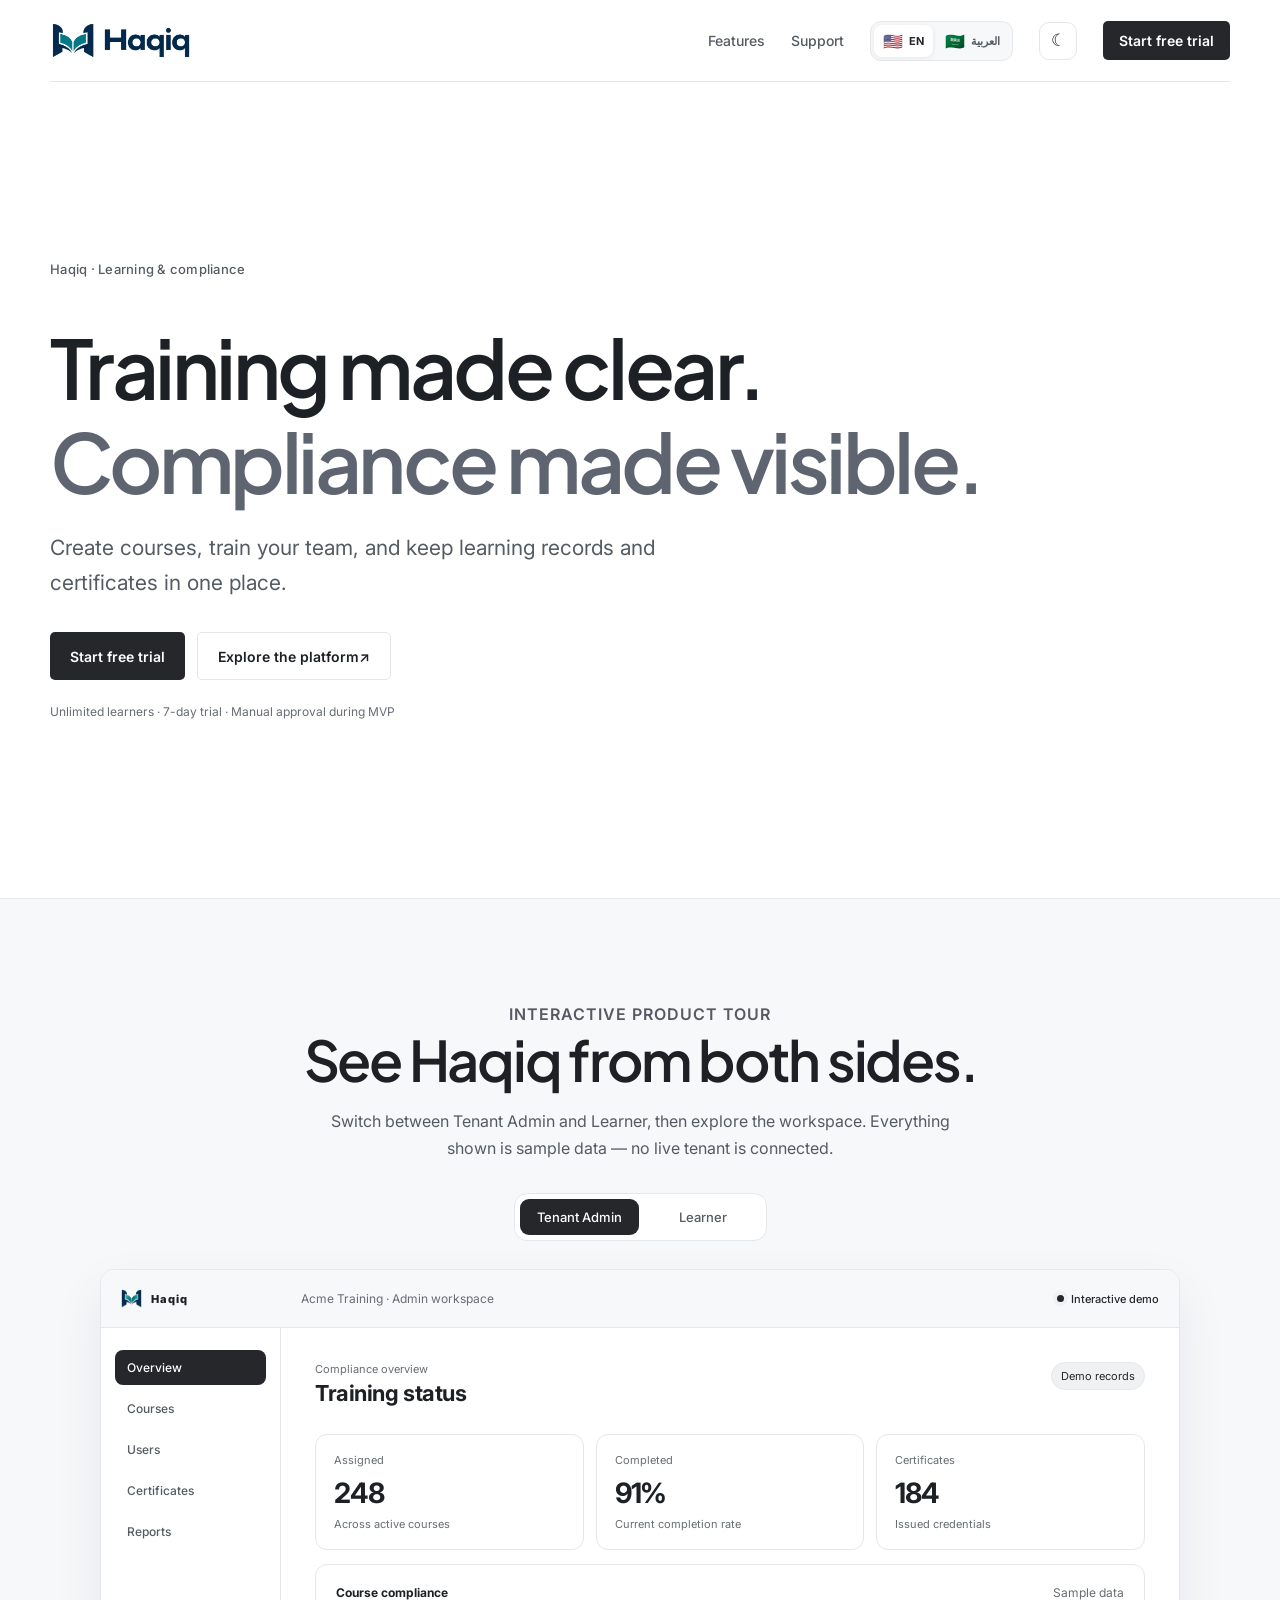
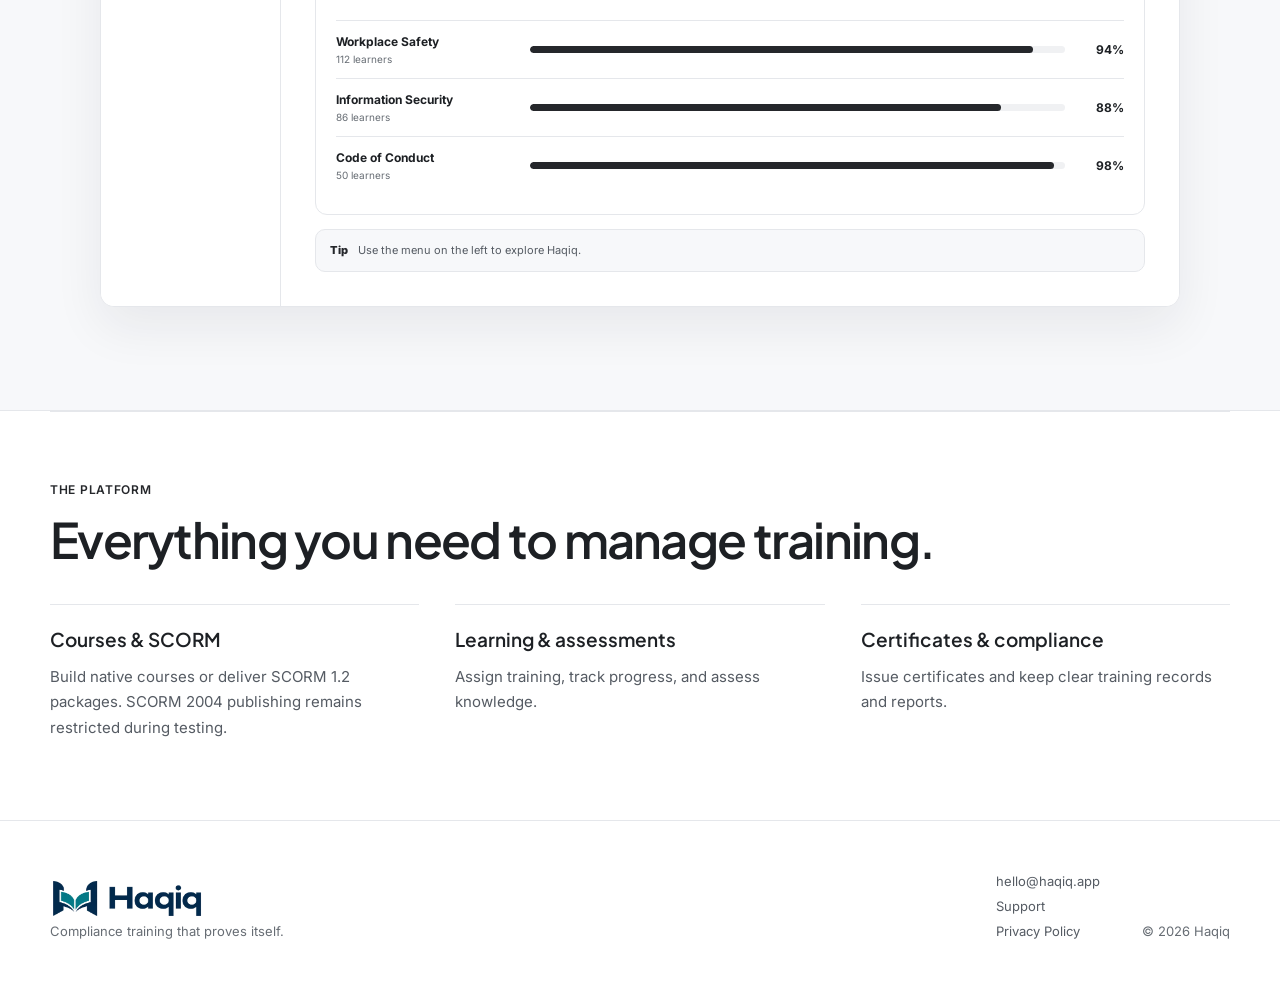
<file: index.html>
<!DOCTYPE html>
<html lang="en">
<head>
  <meta charset="UTF-8" />
  <meta name="viewport" content="width=device-width, initial-scale=1.0" />
  <meta name="description" content="Haqiq is a learning and compliance platform for creating training, assessing knowledge, issuing certificates, and keeping clear compliance records." />
  <title>Haqiq — Compliance training that proves itself</title>
  <link rel="stylesheet" href="styles.css?v=20261019-product-preview" />
  <link rel="canonical" href="https://haqiq.app/" />
  <link rel="alternate" hreflang="en" href="https://haqiq.app/" />
  <link rel="alternate" hreflang="ar" href="https://haqiq.app/ar/" />
  <link rel="alternate" hreflang="x-default" href="https://haqiq.app/" />
  <link rel="preconnect" href="https://fonts.googleapis.com" />
  <link rel="preconnect" href="https://fonts.gstatic.com" crossorigin />
  <link href="https://fonts.googleapis.com/css2?family=IBM+Plex+Sans+Arabic:wght@400;500;600;700&amp;family=Inter:wght@400;500;600;700;800&amp;family=Plus+Jakarta+Sans:wght@500;600;700;800&amp;display=swap" rel="stylesheet" />
  <link rel="icon" type="image/webp" href="assets/haqiq-mark.webp" />
  <script>
    (() => {
      const saved = localStorage.getItem('haqiq-theme');
      const preferred = 'light'; // Premium white is the default; honor an explicit saved theme.
      document.documentElement.dataset.theme = saved || preferred;
      const routeLang = window.location.pathname === '/ar' || window.location.pathname.startsWith('/ar/') ? 'ar' : 'en';
      document.documentElement.dataset.lang = routeLang;
      document.documentElement.lang = routeLang;
      document.documentElement.dir = routeLang === 'ar' ? 'rtl' : 'ltr';
    })();
  </script>
</head>
<body class="home">
  <header class="site-header">
    <a class="brand-lockup" href="./" aria-label="Haqiq home">
      <img class="brand-logo lang-logo" src="assets/haqiq-logo-en.webp" data-logo-en="assets/haqiq-logo-en.webp" data-logo-ar="assets/haqiq-logo-ar.webp" alt="Haqiq" />
    </a>
    <nav class="nav" aria-label="Primary navigation">
      <a href="#capabilities">Features</a>
      <a href="./support/">Support</a>
      <div class="language-switcher" aria-label="Language">
        <button class="lang-button" type="button" data-lang="en" aria-label="English"><span class="flag" aria-hidden="true">🇺🇸</span><b>EN</b></button>
        <button class="lang-button" type="button" data-lang="ar" aria-label="العربية"><span class="flag" aria-hidden="true">🇸🇦</span><b>العربية</b></button>
      </div>
      <button class="theme-toggle" type="button" aria-label="Switch color theme" title="Switch color theme"><span class="theme-icon" aria-hidden="true">☾</span></button>
      <button class="nav-cta" type="button" data-trial-open>Start free trial</button>
    </nav>
  </header>

  <div class="brand-companion" aria-hidden="true" hidden>
    <div class="brand-companion-ring">
      <img src="assets/haqiq-mark.webp" alt="" />
    </div>
  </div>

  <main>
    <section class="hero shell">
      <div class="hero-copy-wrap">
        <p class="eyebrow">Haqiq · Learning & compliance</p>
        <h1>Training made clear.<br><em>Compliance made visible.</em></h1>
        <p class="hero-copy">Create courses, train your team, and keep learning records and certificates in one place.</p>
        <div class="hero-actions"><button class="button primary" type="button" data-trial-open>Start free trial</button><a class="button secondary" href="#product">Explore the platform <span aria-hidden="true">↗</span></a></div>
        <p class="minimal-footnote">Unlimited learners · 7-day trial · Manual approval during MVP</p>
      </div>
    </section>

    <section class="section product-section" id="product" aria-labelledby="product-preview-title">
      <div class="shell">
        <div class="section-intro product-intro">
          <p class="kicker">Interactive product tour</p>
          <h2 id="product-preview-title">See Haqiq from both sides.</h2>
          <p>Switch between Tenant Admin and Learner, then explore the workspace. Everything shown is sample data — no live tenant is connected.</p>
        </div>

        <div class="product-view-tabs" role="tablist" aria-label="Choose a workspace">
          <button class="active" type="button" role="tab" aria-selected="true" id="product-tab-admin" aria-controls="product-panel-admin" data-product-view-tab="admin">Tenant Admin</button>
          <button type="button" role="tab" aria-selected="false" id="product-tab-learner" aria-controls="product-panel-learner" data-product-view-tab="learner">Learner</button>
        </div>

        <div class="product-view-panel active" id="product-panel-admin" role="tabpanel" aria-labelledby="product-tab-admin" data-product-view-panel="admin">
        <div class="product-preview demo-shell" aria-label="Interactive Haqiq tenant admin demo">
          <div class="preview-topbar">
            <div class="preview-brand"><img src="assets/haqiq-mark.webp" alt="" aria-hidden="true" /><span data-brand-text>Haqiq</span></div>
            <div class="preview-org">Acme Training · Admin workspace</div>
            <div class="demo-live"><span></span> Interactive demo</div>
          </div>

          <div class="preview-body">
            <aside class="preview-sidebar demo-nav" aria-label="Demo navigation">
              <button class="active" type="button" data-demo-tab="overview">Overview</button>
              <button type="button" data-demo-tab="courses">Courses</button>
              <button type="button" data-demo-tab="users">Users</button>
              <button type="button" data-demo-tab="certificates">Certificates</button>
              <button type="button" data-demo-tab="reports">Reports</button>
            </aside>

            <div class="preview-content demo-content">
              <section class="demo-panel active" data-demo-panel="overview">
                <div class="preview-heading">
                  <div><small>Compliance overview</small><strong>Training status</strong></div>
                  <span class="status-pill">Demo records</span>
                </div>
                <div class="metric-grid">
                  <div class="metric"><span>Assigned</span><strong>248</strong><small>Across active courses</small></div>
                  <div class="metric"><span>Completed</span><strong>91%</strong><small>Current completion rate</small></div>
                  <div class="metric"><span>Certificates</span><strong>184</strong><small>Issued credentials</small></div>
                </div>
                <div class="activity-card">
                  <div class="activity-head"><strong>Course compliance</strong><span>Sample data</span></div>
                  <div class="course-row"><div><b>Workplace Safety</b><small>112 learners</small></div><div class="bar"><i style="width:94%"></i></div><strong>94%</strong></div>
                  <div class="course-row"><div><b>Information Security</b><small>86 learners</small></div><div class="bar"><i style="width:88%"></i></div><strong>88%</strong></div>
                  <div class="course-row"><div><b>Code of Conduct</b><small>50 learners</small></div><div class="bar"><i style="width:98%"></i></div><strong>98%</strong></div>
                </div>
              </section>

              <section class="demo-panel" data-demo-panel="courses">
                <div class="preview-heading">
                  <div><small>Course management</small><strong>Courses</strong></div>
                  <button class="demo-action" type="button" data-demo-message="Course creation is available to tenant administrators.">+ New course</button>
                </div>
                <div class="demo-table">
                  <div class="demo-table-head"><span>Course</span><span>Status</span><span>Completion</span><span></span></div>
                  <div class="demo-table-row"><span><b>Information Security</b><small>Version 2.1 · 86 learners</small></span><span class="mini-badge green">Published</span><span>88%</span><button type="button" data-demo-message="Information Security · 8 lessons · Final assessment · 80% passing score">Open</button></div>
                  <div class="demo-table-row"><span><b>Workplace Safety</b><small>Version 1.4 · 112 learners</small></span><span class="mini-badge green">Published</span><span>94%</span><button type="button" data-demo-message="Workplace Safety · 6 lessons · Certificate enabled">Open</button></div>
                  <div class="demo-table-row"><span><b>Data Privacy</b><small>Draft · not assigned</small></span><span class="mini-badge">Draft</span><span>—</span><button type="button" data-demo-message="Data Privacy is still in draft and can be edited before publishing.">Edit</button></div>
                </div>
              </section>

              <section class="demo-panel" data-demo-panel="users">
                <div class="preview-heading">
                  <div><small>People</small><strong>Users</strong></div>
                  <button class="demo-action" type="button" data-demo-message="Admins can invite or add employees and assign them to training.">+ Add user</button>
                </div>
                <div class="demo-table">
                  <div class="demo-table-head"><span>Employee</span><span>Department</span><span>Status</span><span></span></div>
                  <div class="demo-table-row"><span><b>Sarah Malik</b><small>sarah@acme.example</small></span><span>Operations</span><span class="mini-badge green">Active</span><button type="button" data-demo-message="Sarah Malik · 4 assigned courses · 4 completed · 4 certificates">View</button></div>
                  <div class="demo-table-row"><span><b>Omar Hassan</b><small>omar@acme.example</small></span><span>Finance</span><span class="mini-badge green">Active</span><button type="button" data-demo-message="Omar Hassan · 3 assigned courses · 2 completed · 1 in progress">View</button></div>
                  <div class="demo-table-row"><span><b>Lina George</b><small>lina@acme.example</small></span><span>HR</span><span class="mini-badge amber">Pending</span><button type="button" data-demo-message="Lina George has been invited and has not yet activated her account.">View</button></div>
                </div>
              </section>

              <section class="demo-panel" data-demo-panel="certificates">
                <div class="preview-heading">
                  <div><small>Credentials</small><strong>Certificates</strong></div>
                  <span class="status-pill">184 issued</span>
                </div>
                <div class="demo-table">
                  <div class="demo-table-head"><span>Employee</span><span>Course</span><span>Status</span><span></span></div>
                  <div class="demo-table-row"><span><b>Sarah Malik</b><small>HQ-26-0184</small></span><span>Information Security</span><span class="mini-badge green">Valid</span><button type="button" data-demo-message="Certificate HQ-26-0184 · Score 94% · Valid credential">View</button></div>
                  <div class="demo-table-row"><span><b>Omar Hassan</b><small>HQ-26-0172</small></span><span>Workplace Safety</span><span class="mini-badge green">Valid</span><button type="button" data-demo-message="Certificate HQ-26-0172 · Score 88% · Valid credential">View</button></div>
                  <div class="demo-table-row"><span><b>Maya Chen</b><small>HQ-26-0149</small></span><span>Code of Conduct</span><span class="mini-badge">Expired</span><button type="button" data-demo-message="Certificate HQ-26-0149 has expired and can be reassigned for renewal.">View</button></div>
                </div>
              </section>

              <section class="demo-panel" data-demo-panel="reports">
                <div class="preview-heading">
                  <div><small>Reporting</small><strong>Compliance report</strong></div>
                  <div class="demo-segment" aria-label="Report views">
                    <button class="active" type="button" data-report="compliance">Compliance</button>
                    <button type="button" data-report="attempts">Attempts</button>
                    <button type="button" data-report="audit">Audit</button>
                  </div>
                </div>
                <div class="report-card">
                  <div class="report-number" id="demo-report-number">91%</div>
                  <div><strong id="demo-report-title">Overall completion</strong><p id="demo-report-copy">226 of 248 assigned training records are complete.</p></div>
                </div>
                <div class="report-bars">
                  <div><span>Operations</span><div class="bar"><i style="width:96%"></i></div><b>96%</b></div>
                  <div><span>Finance</span><div class="bar"><i style="width:89%"></i></div><b>89%</b></div>
                  <div><span>Human Resources</span><div class="bar"><i style="width:93%"></i></div><b>93%</b></div>
                </div>
              </section>

              <div class="demo-feedback" id="demo-feedback" role="status" aria-live="polite">
                <span>Tip</span> Use the menu on the left to explore Haqiq.
              </div>
            </div>
          </div>
        </div>
        </div>

        <div class="product-view-panel" id="product-panel-learner" role="tabpanel" aria-labelledby="product-tab-learner" data-product-view-panel="learner">
          <div class="product-preview learner-demo-shell" aria-label="Interactive Haqiq learner demo">
            <div class="preview-topbar">
              <div class="preview-brand"><img src="assets/haqiq-mark.webp" alt="" aria-hidden="true" /><span data-brand-text>Haqiq</span></div>
              <div class="preview-org">Acme Training · Learner workspace</div>
              <div class="learner-user"><span class="learner-avatar">SM</span><div><strong>Sarah Malik</strong><small>Learner</small></div></div>
            </div>

            <div class="preview-body learner-preview-body">
              <aside class="preview-sidebar demo-nav learner-nav" aria-label="Learner demo navigation">
                <button class="active" type="button" data-learner-tab="learning">My Learning</button>
                <button type="button" data-learner-tab="certificates">My Certificates</button>
                <button type="button" data-learner-tab="profile">Profile</button>
              </aside>

              <div class="preview-content learner-content">
                <section class="learner-panel active" data-learner-panel="learning">
                  <div class="preview-heading">
                    <div><small>Learner workspace</small><strong>My Learning</strong></div>
                    <span class="status-pill">4 assigned</span>
                  </div>

                  <div class="learner-summary">
                    <div class="metric"><span>Assigned</span><strong>4</strong><small>Required training</small></div>
                    <div class="metric"><span>In progress</span><strong>1</strong><small>Continue where you left off</small></div>
                    <div class="metric"><span>Completed</span><strong>3</strong><small>Training completed</small></div>
                  </div>

                  <div class="learner-course-list">
                    <article class="learner-course featured">
                      <div class="course-state">In progress</div>
                      <div class="learner-course-main">
                        <div><small>Compliance training</small><h3>Information Security</h3><p>Continue your assigned course and resume from your latest saved position.</p></div>
                        <button type="button" data-learner-message="Information Security opens at your latest saved lesson position.">Continue learning</button>
                      </div>
                      <div class="learner-progress"><span><i style="width:65%"></i></span><b>65%</b></div>
                    </article>

                    <article class="learner-course">
                      <div class="course-state complete">Completed</div>
                      <div class="learner-course-main">
                        <div><small>Health & safety</small><h3>Workplace Safety</h3><p>Completed successfully. Your certificate is available.</p></div>
                        <button type="button" data-learner-message="Your Workplace Safety certificate is ready to view.">View certificate</button>
                      </div>
                      <div class="learner-progress"><span><i style="width:100%"></i></span><b>100%</b></div>
                    </article>

                    <article class="learner-course">
                      <div class="course-state complete">Completed</div>
                      <div class="learner-course-main">
                        <div><small>Company policy</small><h3>Code of Conduct</h3><p>Assessment passed and completion recorded.</p></div>
                        <button type="button" data-learner-message="Code of Conduct is complete with a recorded passing assessment.">Review</button>
                      </div>
                      <div class="learner-progress"><span><i style="width:100%"></i></span><b>100%</b></div>
                    </article>
                  </div>

                  <div class="demo-feedback learner-feedback" id="learner-demo-feedback" role="status" aria-live="polite">
                    <span>Tip</span> Select a course to see how the learner continues training.
                  </div>
                </section>

                <section class="learner-panel" data-learner-panel="certificates">
                  <div class="preview-heading">
                    <div><small>Credentials</small><strong>My Certificates</strong></div>
                    <span class="status-pill">3 earned</span>
                  </div>
                  <div class="certificate-grid">
                    <article><img src="assets/haqiq-mark.webp" alt="" /><div><small>Certificate</small><strong>Workplace Safety</strong><p>Issued after successful completion</p></div><button type="button" data-learner-message="Certificate HQ-26-0184 is valid and ready to view.">View</button></article>
                    <article><img src="assets/haqiq-mark.webp" alt="" /><div><small>Certificate</small><strong>Code of Conduct</strong><p>Valid learner credential</p></div><button type="button" data-learner-message="Certificate HQ-26-0172 is valid and ready to view.">View</button></article>
                    <article><img src="assets/haqiq-mark.webp" alt="" /><div><small>Certificate</small><strong>Data Privacy Basics</strong><p>Valid learner credential</p></div><button type="button" data-learner-message="Certificate HQ-26-0149 is valid and ready to view.">View</button></article>
                  </div>
                </section>

                <section class="learner-panel" data-learner-panel="profile">
                  <div class="preview-heading">
                    <div><small>Account</small><strong>Profile</strong></div>
                  </div>
                  <div class="learner-profile-card">
                    <span class="learner-avatar large">SM</span>
                    <div><strong>Sarah Malik</strong><p>sarah@acme.example</p><small>Operations · Learner</small></div>
                  </div>
                  <div class="profile-actions">
                    <button type="button" data-learner-message="Learners can update their password securely from their account.">Change password</button>
                    <button type="button" data-learner-message="Profile details are managed within the learner account.">Account details</button>
                  </div>
                </section>
              </div>
            </div>
          </div>
        </div>
      </div>
    </section>

    <section class="compact-features shell" id="capabilities">
      <p class="kicker">The platform</p>
      <h2>Everything you need to manage training.</h2>
      <div class="compact-feature-grid">
        <article><h3>Courses &amp; SCORM</h3><p>Build native courses or deliver SCORM 1.2 packages. SCORM 2004 publishing remains restricted during testing.</p></article>
        <article><h3>Learning &amp; assessments</h3><p>Assign training, track progress, and assess knowledge.</p></article>
        <article><h3>Certificates &amp; compliance</h3><p>Issue certificates and keep clear training records and reports.</p></article>
      </div>
    </section>
  </main>

  <footer class="site-footer">
    <div class="footer-inner shell">
      <div>
        <a class="footer-brand" href="./" aria-label="Haqiq home"><img class="footer-logo lang-logo" src="assets/haqiq-logo-en.webp" data-logo-en="assets/haqiq-logo-en.webp" data-logo-ar="assets/haqiq-logo-ar.webp" alt="Haqiq" /></a>
        <p>Compliance training that proves itself.</p>
      </div>
      <div class="footer-links">
        <a href="mailto:hello@haqiq.app">hello@haqiq.app</a>
        <a href="./support/">Support</a>
        <a href="./privacy/">Privacy Policy</a>
      </div>
      <div class="copyright">© 2026 Haqiq</div>
    </div>
  </footer>

  <dialog class="trial-dialog" id="trial-dialog">
    <form class="trial-card" id="trial-form">
      <button class="trial-close" type="button" data-trial-close aria-label="Close trial request">×</button>
      <img class="trial-logo lang-logo" src="assets/haqiq-logo-en.webp" data-logo-en="assets/haqiq-logo-en.webp" data-logo-ar="assets/haqiq-logo-ar.webp" alt="Haqiq" />
      <p class="kicker">7-day free trial</p>
      <h2>Request your Haqiq workspace.</h2>
      <p class="trial-intro">Tell us who you are. During the MVP, each request is reviewed before a workspace is activated.</p>
      <div class="form-grid">
        <label>Company name<input name="company" required autocomplete="organization" placeholder="Acme Trading" /></label>
        <label class="workspace-address-field">Your workspace address
          <span class="workspace-address-control"><input name="requested_slug" required minlength="3" maxlength="40" autocomplete="off" placeholder="eden" aria-describedby="workspace-address-status" /><span class="workspace-address-suffix">.haqiq.app</span></span>
          <small>Choose a unique name for your team. It will be reserved after email verification and approval.</small>
          <span id="workspace-address-status" class="workspace-address-status" role="status" aria-live="polite"></span>
        </label>
        <label>Your name<input name="name" required autocomplete="name" placeholder="Ahmed Mansoor" /></label>
        <label>Work email<input name="email" required type="email" autocomplete="email" placeholder="ahmed@company.com" /></label>
        <label>Country<select name="country" required autocomplete="country-name" data-country-select>
          <option value="" selected disabled>Select country</option>
        </select></label>
        <label class="trial-honeypot" aria-hidden="true" tabindex="-1">Website<input name="website" autocomplete="off" tabindex="-1" /></label>
      </div>
      <div class="trial-actions">
        <button class="button primary" type="submit">Request trial</button>
        <button class="button secondary" type="button" data-trial-close>Cancel</button>
      </div>
      <div class="trial-status" id="trial-status" role="status" aria-live="polite"></div>
      <small class="trial-note">No card required. Verify your work email, then your request will be reviewed before activation.</small>
    </form>
  </dialog>

  <script src="script.js?v=20261019-interactive-preview"></script>
  <script src="trial.js?v=20261025-workspace-onboarding"></script>
</body>
</html>
</file>
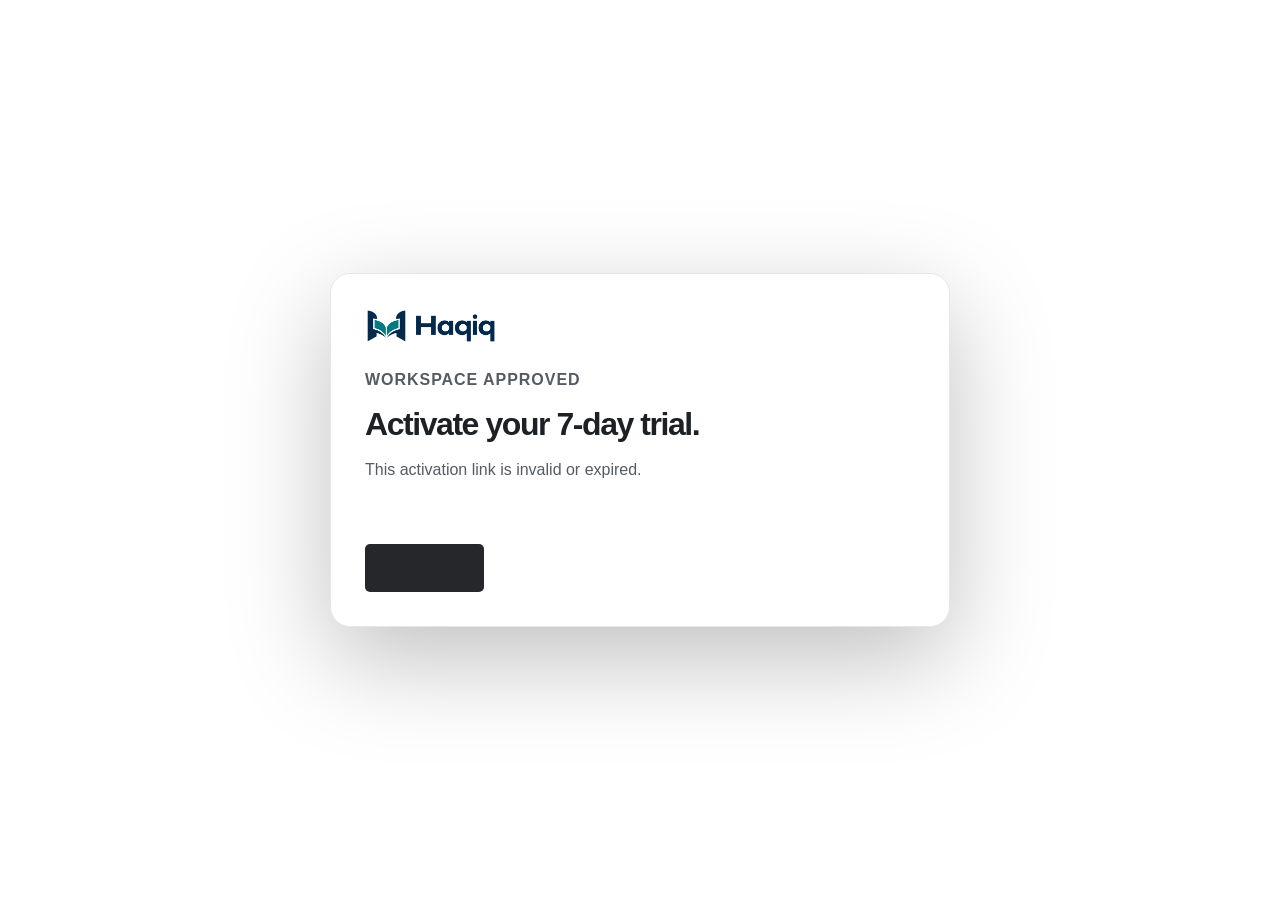
<file: activate/index.html>
<!DOCTYPE html>
<html lang="en">
<head>
  <meta charset="UTF-8" />
  <meta name="viewport" content="width=device-width, initial-scale=1.0" />
  <meta name="robots" content="noindex,nofollow" />
  <title>Activate your Haqiq trial</title>
  <link rel="stylesheet" href="../styles.css?v=20261010-monochrome" />
  <link rel="icon" type="image/webp" href="../assets/haqiq-mark.webp" />
</head>
<body>
  <main class="shell" style="min-height:100vh;display:grid;place-items:center;padding:40px 20px">
    <section class="trial-card" style="max-width:620px;width:100%;margin:0">
      <img class="trial-logo" src="../assets/haqiq-logo-en.webp" alt="Haqiq" />
      <p class="kicker">Workspace approved</p>
      <h1 style="font-size:2rem;margin:.5rem 0 1rem">Activate your 7-day trial.</h1>
      <p class="trial-intro" id="activation-copy">Checking your activation link…</p>
      <form id="activation-form" hidden>
        <div id="password-fields" class="form-grid" hidden>
          <label>Create password<input name="password" type="password" minlength="12" maxlength="128" autocomplete="new-password" /></label>
          <label>Confirm password<input name="confirm" type="password" minlength="12" maxlength="128" autocomplete="new-password" /></label>
        </div>
        <div class="trial-actions">
          <button class="button primary" type="submit" id="activate-button">Activate trial</button>
        </div>
      </form>
      <div class="trial-status" id="activation-status" role="status" aria-live="polite"></div>
      <div class="trial-actions" id="success-actions" hidden>
        <a class="button primary" id="open-haqiq" href="../">Open Haqiq</a>
      </div>
    </section>
  </main>
  <script>
    (async()=>{
      const API='https://bdnjsszeprhztgjlfrdh.supabase.co/functions/v1/activate-trial';
      const token=new URLSearchParams(location.search).get('token')||'';
      const copy=document.getElementById('activation-copy');
      const status=document.getElementById('activation-status');
      const form=document.getElementById('activation-form');
      const fields=document.getElementById('password-fields');
      const button=document.getElementById('activate-button');
      let requiresPassword=false;
      async function call(body){
        const response=await fetch(API,{method:'POST',headers:{'Content-Type':'application/json'},body:JSON.stringify(body)});
        const data=await response.json().catch(()=>({}));
        if(!response.ok) throw new Error(data.error||'Unable to activate this trial.');
        return data;
      }
      if(!token){copy.textContent='This activation link is invalid or expired.';status.className='trial-status error';return;}
      try{
        const info=await call({action:'inspect',token});
        requiresPassword=info.requires_password===true;
        copy.textContent=(info.company_name||'Your workspace')+' is ready. '+(requiresPassword?'Create a password to activate your trial.':'Activate the workspace to start your trial.');
        fields.hidden=!requiresPassword;
        form.hidden=false;
      }catch(error){
        copy.textContent='We could not open this activation link.';
        status.className='trial-status error';
        status.textContent=error instanceof Error?error.message:'This activation link is invalid or expired.';
        return;
      }
      form.addEventListener('submit',async(event)=>{
        event.preventDefault();
        status.textContent='';status.className='trial-status';
        const data=new FormData(form);
        const password=String(data.get('password')||'');
        const confirm=String(data.get('confirm')||'');
        if(requiresPassword&&password!==confirm){status.className='trial-status error';status.textContent='Passwords do not match.';return;}
        button.disabled=true;button.textContent='Activating…';
        try{
          const result=await call({action:'activate',token,password:requiresPassword?password:undefined});
          form.hidden=true;
          copy.textContent='Your Haqiq trial is active.';
          status.className='trial-status success';
          const end=result.trial_ends_at?new Date(result.trial_ends_at).toLocaleString():'';
          status.textContent='Your 7-day trial has started.'+(end?' It ends on '+end+'.':'');
          const open=document.getElementById('open-haqiq');
          open.href=result.login_url||'../';
          document.getElementById('success-actions').hidden=false;
          history.replaceState({},document.title,location.pathname);
        }catch(error){
          status.className='trial-status error';
          status.textContent=error instanceof Error?error.message:'Unable to activate this trial.';
        }finally{button.disabled=false;button.textContent='Activate trial';}
      });
    })();
  </script>
</body>
</html>
</file>
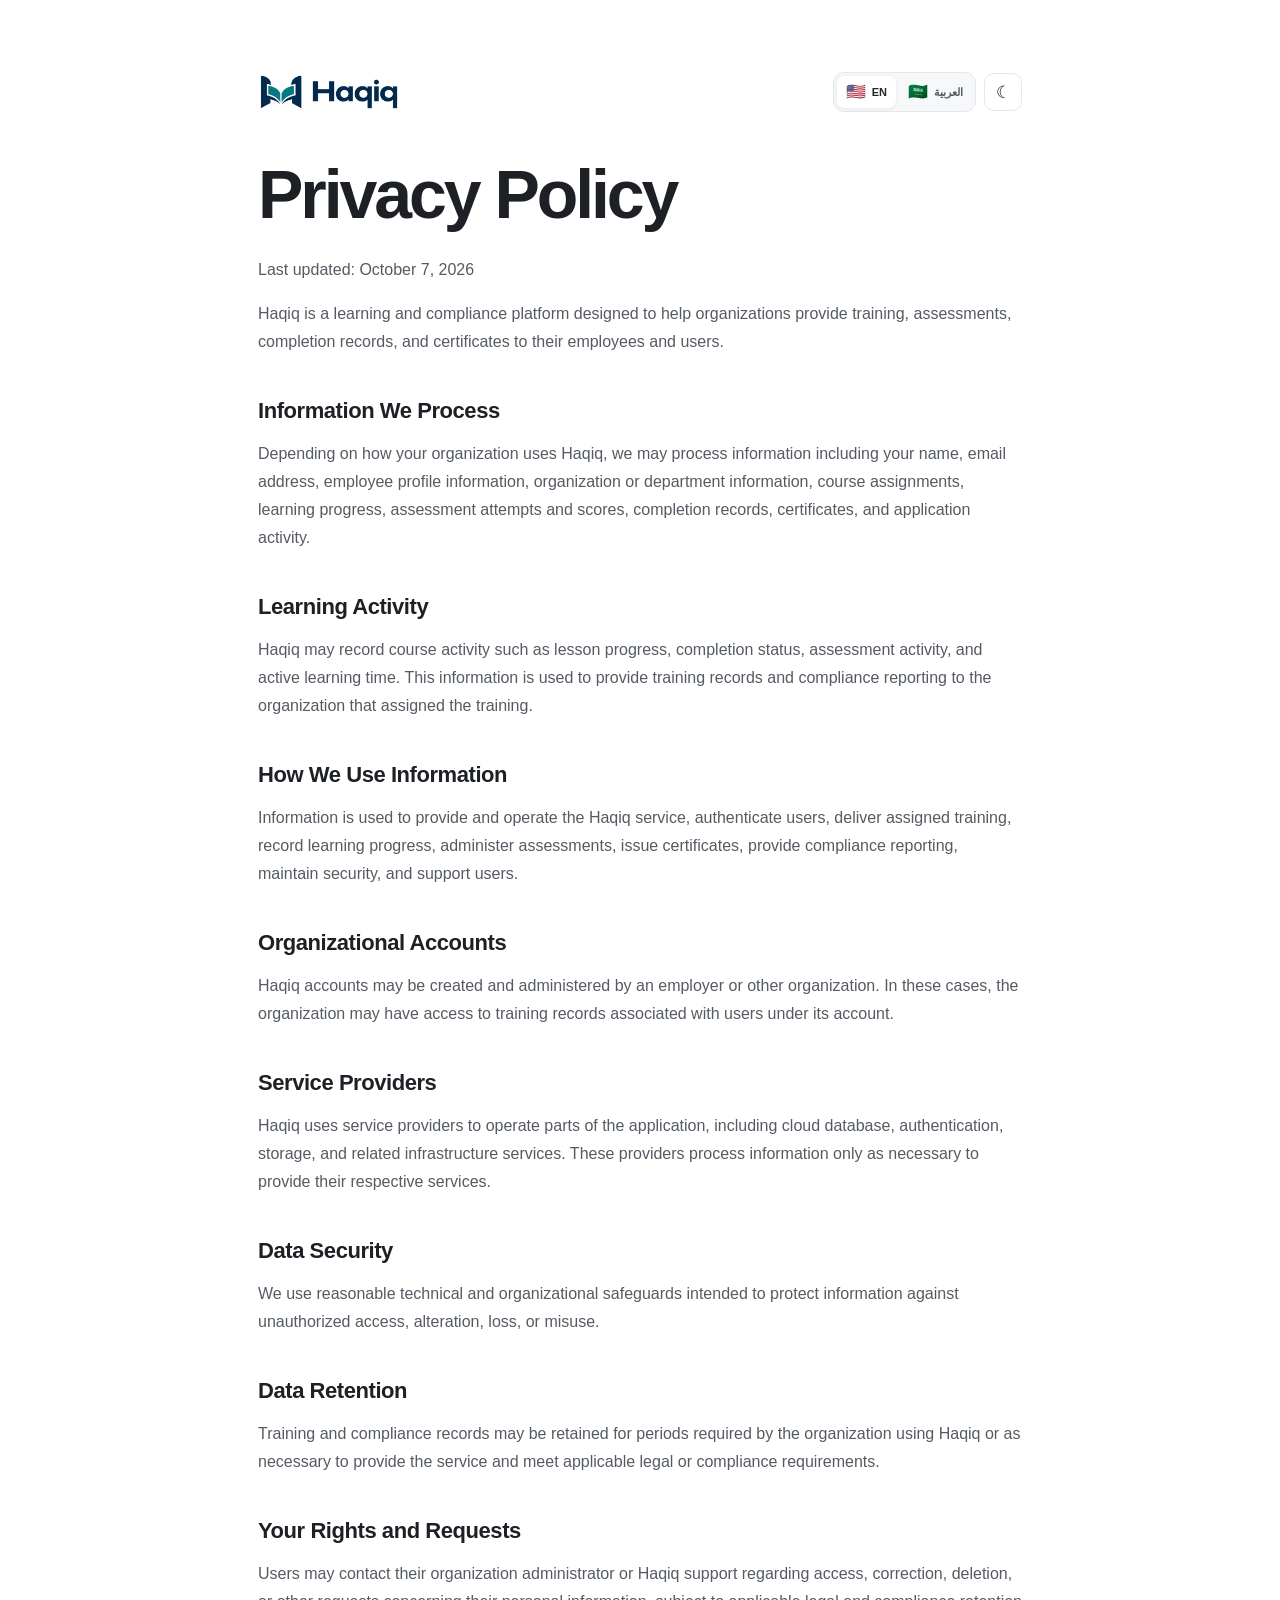
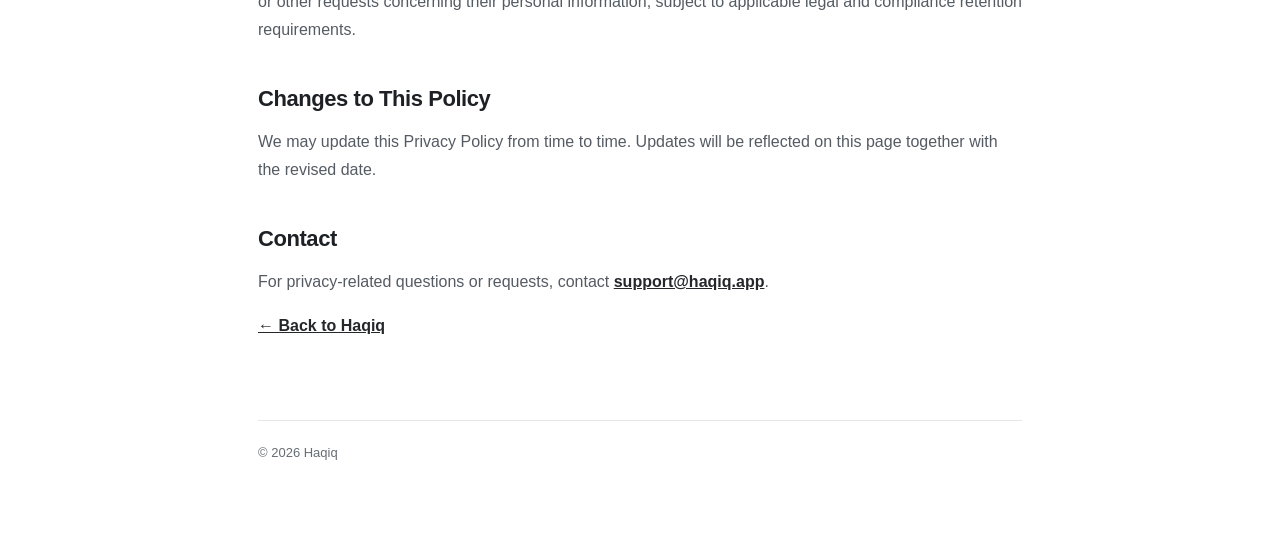
<file: privacy/index.html>
<!DOCTYPE html>
<html lang="en">
<head>
  <meta charset="UTF-8" />
  <meta name="viewport" content="width=device-width, initial-scale=1.0" />
  <title>Haqiq Privacy Policy</title>
  <link rel="stylesheet" href="../styles.css?v=20261010-monochrome" />
  <link rel="canonical" href="https://haqiq.app/privacy/" />
  <link rel="alternate" hreflang="en" href="https://haqiq.app/privacy/" />
  <link rel="alternate" hreflang="ar" href="https://haqiq.app/ar/privacy/" />
  <link rel="alternate" hreflang="x-default" href="https://haqiq.app/privacy/" />
  <link rel="icon" type="image/webp" href="../assets/haqiq-mark.webp" />
  <script>
    (() => {
      const saved = localStorage.getItem('haqiq-theme');
      const preferred = 'light'; // Premium white is the default; honor an explicit saved theme.
      document.documentElement.dataset.theme = saved || preferred;
      const routeLang = window.location.pathname === '/ar' || window.location.pathname.startsWith('/ar/') ? 'ar' : 'en';
      document.documentElement.dataset.lang = routeLang;
      document.documentElement.lang = routeLang;
      document.documentElement.dir = routeLang === 'ar' ? 'rtl' : 'ltr';
    })();
  </script>
</head>
<body>
  <main class="container">
    <div class="page-topline">
      <a class="brand-lockup" href="../" aria-label="Haqiq home"><img class="brand-logo lang-logo" src="../assets/haqiq-logo-en.webp" data-logo-en="../assets/haqiq-logo-en.webp" data-logo-ar="../assets/haqiq-logo-ar.webp" alt="Haqiq" /></a>
      <div class="page-controls">
        <div class="language-switcher" aria-label="Language">
          <button class="lang-button" type="button" data-lang="en" aria-label="English"><span class="flag" aria-hidden="true">🇺🇸</span><b>EN</b></button>
          <button class="lang-button" type="button" data-lang="ar" aria-label="العربية"><span class="flag" aria-hidden="true">🇸🇦</span><b>العربية</b></button>
        </div>
        <button class="theme-toggle page-theme-toggle" type="button" aria-label="Switch color theme" title="Switch color theme"><span class="theme-icon" aria-hidden="true">☾</span></button>
      </div>
    </div>
    <h1>Privacy Policy</h1>
    <p>Last updated: October 7, 2026</p>
    <p>Haqiq is a learning and compliance platform designed to help organizations provide training, assessments, completion records, and certificates to their employees and users.</p>

    <h2>Information We Process</h2>
    <p>Depending on how your organization uses Haqiq, we may process information including your name, email address, employee profile information, organization or department information, course assignments, learning progress, assessment attempts and scores, completion records, certificates, and application activity.</p>

    <h2>Learning Activity</h2>
    <p>Haqiq may record course activity such as lesson progress, completion status, assessment activity, and active learning time. This information is used to provide training records and compliance reporting to the organization that assigned the training.</p>

    <h2>How We Use Information</h2>
    <p>Information is used to provide and operate the Haqiq service, authenticate users, deliver assigned training, record learning progress, administer assessments, issue certificates, provide compliance reporting, maintain security, and support users.</p>

    <h2>Organizational Accounts</h2>
    <p>Haqiq accounts may be created and administered by an employer or other organization. In these cases, the organization may have access to training records associated with users under its account.</p>

    <h2>Service Providers</h2>
    <p>Haqiq uses service providers to operate parts of the application, including cloud database, authentication, storage, and related infrastructure services. These providers process information only as necessary to provide their respective services.</p>

    <h2>Data Security</h2>
    <p>We use reasonable technical and organizational safeguards intended to protect information against unauthorized access, alteration, loss, or misuse.</p>

    <h2>Data Retention</h2>
    <p>Training and compliance records may be retained for periods required by the organization using Haqiq or as necessary to provide the service and meet applicable legal or compliance requirements.</p>

    <h2>Your Rights and Requests</h2>
    <p>Users may contact their organization administrator or Haqiq support regarding access, correction, deletion, or other requests concerning their personal information, subject to applicable legal and compliance retention requirements.</p>

    <h2>Changes to This Policy</h2>
    <p>We may update this Privacy Policy from time to time. Updates will be reflected on this page together with the revised date.</p>

    <h2>Contact</h2>
    <p>For privacy-related questions or requests, contact <a href="mailto:support@haqiq.app">support@haqiq.app</a>.</p>

    <p><a href="../">← Back to Haqiq</a></p>
    <footer>© 2026 Haqiq</footer>
  </main>
  <script src="../script.js"></script>
</body>
</html>
</file>
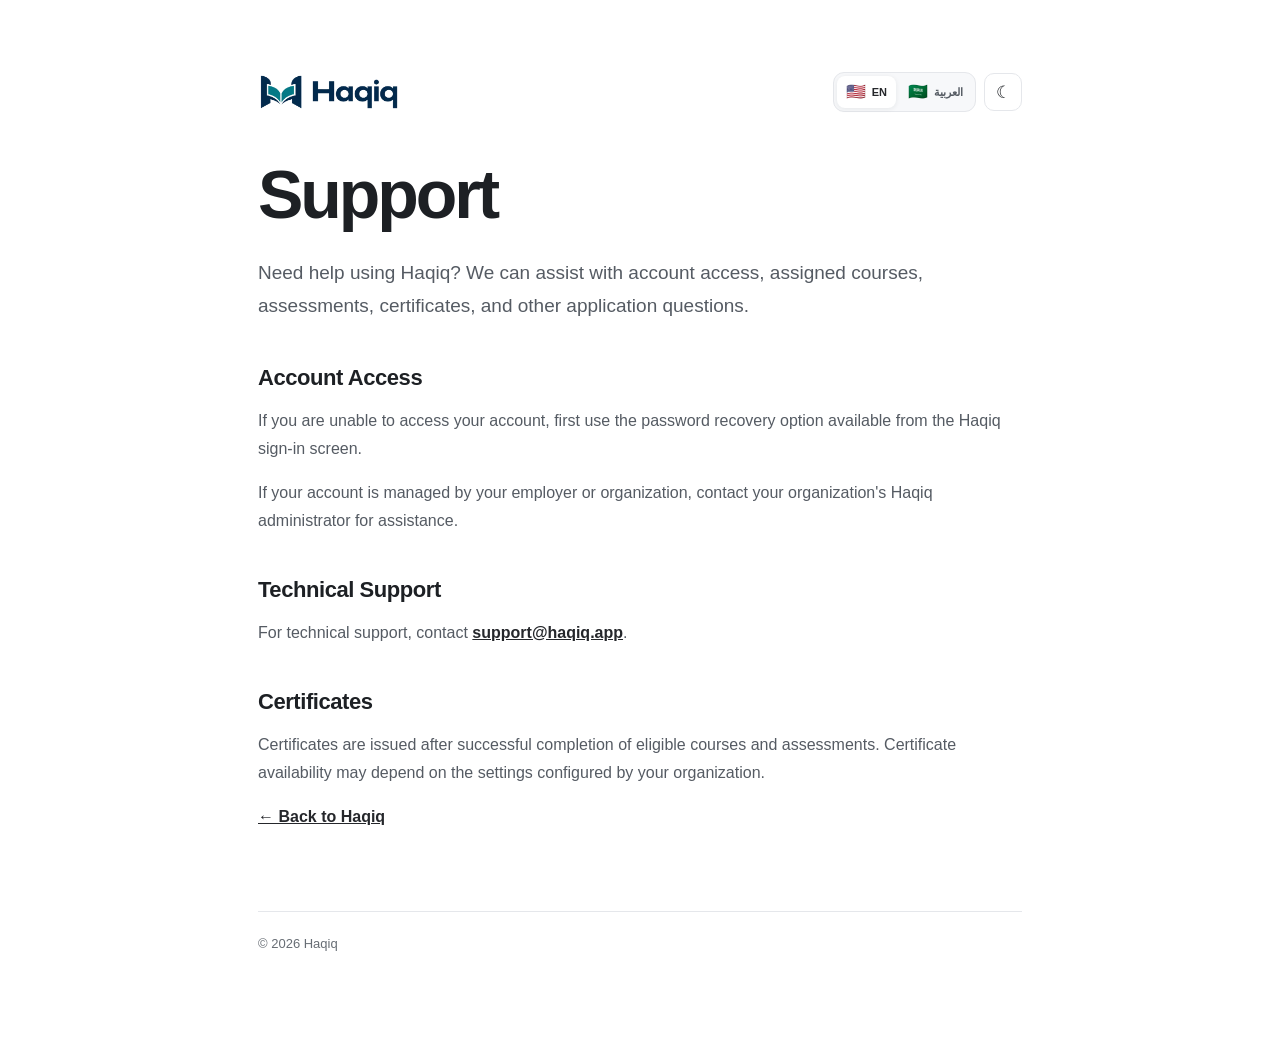
<file: support/index.html>
<!DOCTYPE html>
<html lang="en">
<head>
  <meta charset="UTF-8" />
  <meta name="viewport" content="width=device-width, initial-scale=1.0" />
  <title>Haqiq Support</title>
  <link rel="stylesheet" href="../styles.css?v=20261010-monochrome" />
  <link rel="canonical" href="https://haqiq.app/support/" />
  <link rel="alternate" hreflang="en" href="https://haqiq.app/support/" />
  <link rel="alternate" hreflang="ar" href="https://haqiq.app/ar/support/" />
  <link rel="alternate" hreflang="x-default" href="https://haqiq.app/support/" />
  <link rel="icon" type="image/webp" href="../assets/haqiq-mark.webp" />
  <script>
    (() => {
      const saved = localStorage.getItem('haqiq-theme');
      const preferred = 'light'; // Premium white is the default; honor an explicit saved theme.
      document.documentElement.dataset.theme = saved || preferred;
      const routeLang = window.location.pathname === '/ar' || window.location.pathname.startsWith('/ar/') ? 'ar' : 'en';
      document.documentElement.dataset.lang = routeLang;
      document.documentElement.lang = routeLang;
      document.documentElement.dir = routeLang === 'ar' ? 'rtl' : 'ltr';
    })();
  </script>
</head>
<body>
  <main class="container">
    <div class="page-topline">
      <a class="brand-lockup" href="../" aria-label="Haqiq home"><img class="brand-logo lang-logo" src="../assets/haqiq-logo-en.webp" data-logo-en="../assets/haqiq-logo-en.webp" data-logo-ar="../assets/haqiq-logo-ar.webp" alt="Haqiq" /></a>
      <div class="page-controls">
        <div class="language-switcher" aria-label="Language">
          <button class="lang-button" type="button" data-lang="en" aria-label="English"><span class="flag" aria-hidden="true">🇺🇸</span><b>EN</b></button>
          <button class="lang-button" type="button" data-lang="ar" aria-label="العربية"><span class="flag" aria-hidden="true">🇸🇦</span><b>العربية</b></button>
        </div>
        <button class="theme-toggle page-theme-toggle" type="button" aria-label="Switch color theme" title="Switch color theme"><span class="theme-icon" aria-hidden="true">☾</span></button>
      </div>
    </div>
    <h1>Support</h1>
    <p class="lead">Need help using Haqiq? We can assist with account access, assigned courses, assessments, certificates, and other application questions.</p>

    <h2>Account Access</h2>
    <p>If you are unable to access your account, first use the password recovery option available from the Haqiq sign-in screen.</p>
    <p>If your account is managed by your employer or organization, contact your organization's Haqiq administrator for assistance.</p>

    <h2>Technical Support</h2>
    <p>For technical support, contact <a href="mailto:support@haqiq.app">support@haqiq.app</a>.</p>

    <h2>Certificates</h2>
    <p>Certificates are issued after successful completion of eligible courses and assessments. Certificate availability may depend on the settings configured by your organization.</p>

    <p><a href="../">← Back to Haqiq</a></p>
    <footer>© 2026 Haqiq</footer>
  </main>
  <script src="../script.js"></script>
</body>
</html>
</file>
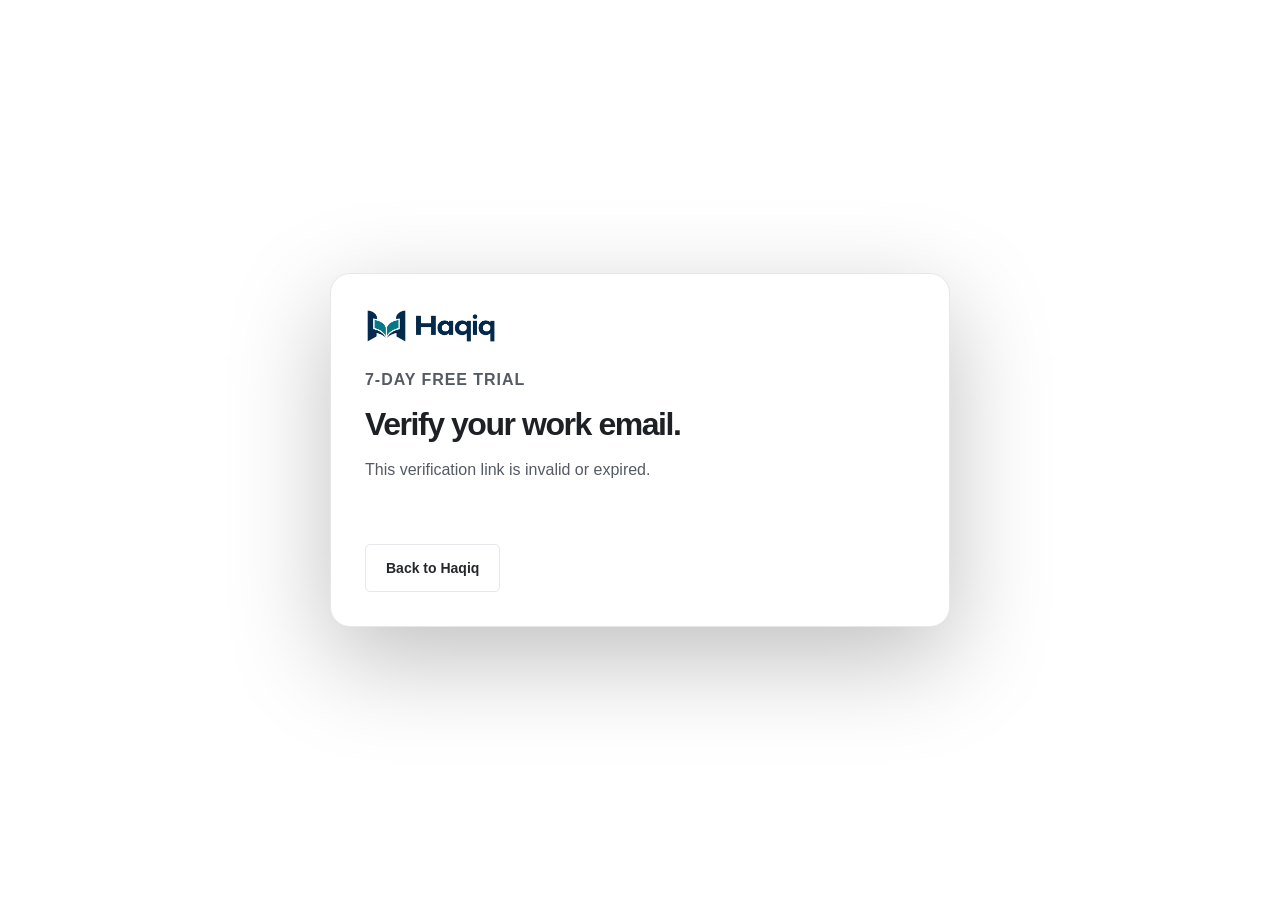
<file: verify-trial/index.html>
<!DOCTYPE html>
<html lang="en">
<head>
  <meta charset="UTF-8" />
  <meta name="viewport" content="width=device-width, initial-scale=1.0" />
  <meta name="robots" content="noindex,nofollow" />
  <title>Verify your email — Haqiq</title>
  <link rel="stylesheet" href="../styles.css?v=20261010-monochrome" />
  <link rel="icon" type="image/webp" href="../assets/haqiq-mark.webp" />
</head>
<body>
  <main class="shell" style="min-height:100vh;display:grid;place-items:center;padding:40px 20px">
    <section class="trial-card" style="max-width:620px;width:100%;margin:0">
      <img class="trial-logo" src="../assets/haqiq-logo-en.webp" alt="Haqiq" />
      <p class="kicker">7-day free trial</p>
      <h1 style="font-size:2rem;margin:.5rem 0 1rem">Verify your work email.</h1>
      <p id="verify-copy" class="trial-intro">Checking your verification link…</p>
      <div class="trial-status" id="verify-status" role="status" aria-live="polite"></div>
      <div class="trial-actions">
        <a class="button secondary" href="../">Back to Haqiq</a>
      </div>
    </section>
  </main>
  <script>
    (async()=>{
      const status=document.getElementById('verify-status');
      const copy=document.getElementById('verify-copy');
      const token=new URLSearchParams(location.search).get('token')||'';
      if(!token){copy.textContent='This verification link is invalid or expired.';status.className='trial-status error';return;}
      try{
        const response=await fetch('https://bdnjsszeprhztgjlfrdh.supabase.co/functions/v1/verify-trial',{
          method:'POST',headers:{'Content-Type':'application/json'},body:JSON.stringify({token})
        });
        const data=await response.json().catch(()=>({}));
        if(!response.ok) throw new Error(data.error||'This verification link is invalid or expired.');
        copy.textContent='Your email is verified.';
        status.className='trial-status success';
        status.textContent='Your Haqiq trial request is now pending review. We will email you when your workspace is ready.';
        history.replaceState({},document.title,location.pathname);
      }catch(error){
        copy.textContent='We could not verify this link.';
        status.className='trial-status error';
        status.textContent=error instanceof Error?error.message:'This verification link is invalid or expired.';
      }
    })();
  </script>
</body>
</html>
</file>
<file: styles.css>
/* HAQIQ Monochrome Premium — matches the LMS app design tokens. */
:root {
  color-scheme: light;
  --ink: #1D2024;
  --muted: #555B63;
  --muted-2: #676D74;
  --line: #E5E7EB;
  --line-strong: #B9BEC5;
  --canvas: #F7F8FA;
  --panel: #FFFFFF;
  --surface: #FFFFFF;
  --surface-soft: #F7F8FA;
  --brand: #25272B;
  --brand-hover: #111316;
  --brand-subtle: #F0F1F3;
  --hero-em: #5F6570;
  --success: #246447;
  --success-subtle: #EAF5EE;
  --warning: #84531B;
  --warning-subtle: #FFF5E8;
  --danger: #9F3037;
  --max: 1180px;
  --shadow: 0 14px 36px rgba(29,32,36,.06);
}

* { box-sizing: border-box; }
html { scroll-behavior: smooth; }
body {
  margin: 0;
  font-family: Inter, ui-sans-serif, -apple-system, BlinkMacSystemFont, "Segoe UI", Roboto, Arial, sans-serif;
  color: var(--ink);
  background: var(--panel);
  -webkit-font-smoothing: antialiased;
}
button, input { font: inherit; }
button { color: inherit; }
a { color: inherit; }
.shell { width: min(var(--max), calc(100% - 48px)); margin: 0 auto; }

.site-header {
  width: min(var(--max), calc(100% - 48px));
  margin: 0 auto;
  min-height: 82px;
  display: flex;
  align-items: center;
  justify-content: space-between;
  gap: 28px;
  border-bottom: 1px solid var(--line);
}
.wordmark {
  font-size: 14px;
  font-weight: 900;
  letter-spacing: .19em;
  text-decoration: none;
}
.nav { display: flex; align-items: center; gap: 26px; font-size: 14px; font-weight: 650; }
.nav a { text-decoration: none; color: var(--muted); }
.nav a:hover { color: var(--brand); }
.nav-cta {
  border: 0;
  background: var(--brand);
  color: #fff;
  border-radius: 10px;
  padding: 11px 16px;
  font-size: 14px;
  font-weight: 750;
  cursor: pointer;
}
.nav-cta:hover { background: var(--brand-hover); }

.theme-toggle {
  width: 38px;
  height: 38px;
  border: 1px solid var(--line);
  border-radius: 10px;
  background: var(--panel);
  color: var(--ink);
  display: inline-grid;
  place-items: center;
  cursor: pointer;
  padding: 0;
  flex: 0 0 auto;
}
.theme-toggle:hover { background: var(--brand-subtle); color: var(--brand); border-color: var(--line-strong); }
.theme-icon { font-size: 17px; line-height: 1; }

.hero { padding: 92px 0 78px; }
.hero-grid { display: grid; grid-template-columns: 1.05fr .95fr; gap: 70px; align-items: center; }
.eyebrow {
  display: inline-flex;
  gap: 9px;
  align-items: center;
  font-size: 13px;
  font-weight: 750;
  color: var(--muted);
  border: 1px solid var(--line);
  border-radius: 999px;
  padding: 8px 12px;
  background: var(--panel);
}
.dot { width: 7px; height: 7px; border-radius: 50%; background: var(--brand); box-shadow: 0 0 0 4px var(--brand-subtle); }
.hero h1 {
  margin: 28px 0 24px;
  max-width: 720px;
  font-size: clamp(58px, 7vw, 94px);
  line-height: .93;
  letter-spacing: -.065em;
  font-weight: 780;
}
.hero h1 em { display: block; font-style: normal; color: var(--brand); }
.hero-copy { max-width: 680px; margin: 0; color: var(--muted); font-size: clamp(18px, 1.7vw, 21px); line-height: 1.65; }
.hero-actions { margin-top: 32px; display: flex; gap: 12px; flex-wrap: wrap; }
.button {
  min-height: 48px;
  display: inline-flex;
  align-items: center;
  justify-content: center;
  padding: 0 20px;
  border-radius: 11px;
  border: 0;
  text-decoration: none;
  font-size: 14px;
  font-weight: 780;
  cursor: pointer;
}
.primary { background: var(--brand); color: white; }
.primary:hover { background: var(--brand-hover); }
.secondary { background: var(--panel); color: var(--ink); border: 1px solid var(--line); }
.secondary:hover { background: var(--canvas); }
.hero-notes { margin-top: 20px; display: flex; gap: 10px 20px; flex-wrap: wrap; color: var(--muted-2); font-size: 12px; }
.hero-notes span::before { content: "✓"; margin-right: 7px; color: var(--brand); font-weight: 900; }

.hero-proof-card {
  position: relative;
  border: 1px solid var(--line);
  border-radius: 24px;
  padding: 24px;
  background: linear-gradient(180deg, var(--panel), var(--canvas));
  box-shadow: var(--shadow);
  overflow: hidden;
}
.hero-proof-card::before {
  content: "";
  position: absolute;
  width: 220px;
  height: 220px;
  border-radius: 50%;
  background: var(--brand-subtle);
  right: -90px;
  top: -110px;
}
.proof-card-top, .proof-footer { position: relative; display: flex; justify-content: space-between; gap: 18px; align-items: center; }
.proof-label { font-size: 12px; font-weight: 800; letter-spacing: .04em; text-transform: uppercase; color: var(--muted); }
.proof-live { display: inline-flex; align-items: center; gap: 7px; color: var(--brand); font-size: 11px; font-weight: 750; }
.proof-live i { width: 7px; height: 7px; border-radius: 50%; background: var(--brand); box-shadow: 0 0 0 4px var(--brand-subtle); }
.proof-stack { position: relative; margin: 26px 0; border-top: 1px solid var(--line); }
.proof-item {
  display: grid;
  grid-template-columns: 34px 1fr auto;
  gap: 13px;
  align-items: center;
  padding: 18px 0;
  border-bottom: 1px solid var(--line);
}
.proof-item > span { width: 30px; height: 30px; border-radius: 50%; display: grid; place-items: center; background: var(--brand-subtle); color: var(--brand); font-size: 10px; font-weight: 850; }
.proof-item strong, .proof-item small { display: block; }
.proof-item strong { font-size: 14px; }
.proof-item small { color: var(--muted-2); font-size: 11px; margin-top: 3px; }
.proof-item > b { font-size: 20px; letter-spacing: -.04em; }
.proof-footer { color: var(--muted); font-size: 12px; }
.proof-arrow { width: 34px; height: 34px; border-radius: 50%; display: grid; place-items: center; background: var(--brand); color: #fff; }

.signal-strip { border-top: 1px solid var(--line); border-bottom: 1px solid var(--line); background: var(--canvas); overflow: hidden; }
.signal-inner { min-height: 64px; display: flex; align-items: center; justify-content: space-between; gap: 20px; white-space: nowrap; }
.signal-inner span { font-size: 11px; letter-spacing: .14em; font-weight: 850; color: var(--muted); }
.signal-inner i { font-style: normal; color: var(--line-strong); }

.section { padding: 112px 0; }
.section-intro { max-width: 790px; }
.section-intro.centered { margin: 0 auto; text-align: center; }
.kicker { margin: 0 0 14px; font-size: 12px; font-weight: 850; letter-spacing: .14em; text-transform: uppercase; color: var(--brand); }
.section h2, .final-cta h2, .trial-card h2 {
  margin: 0;
  font-size: clamp(40px, 5.4vw, 68px);
  line-height: 1;
  letter-spacing: -.05em;
}
.section-intro > p:last-child { margin: 20px auto 0; color: var(--muted); font-size: 18px; line-height: 1.65; }

.compliance-loop { position: relative; width: min(820px, 100%); aspect-ratio: 1.55 / 1; margin: 72px auto 0; }
.loop-ring {
  position: absolute;
  left: 50%;
  top: 50%;
  width: 58%;
  aspect-ratio: 1;
  transform: translate(-50%,-50%);
  border: 1px dashed var(--line-strong);
  border-radius: 50%;
}
.loop-ring::after {
  content: "↻";
  position: absolute;
  right: -13px;
  top: 46%;
  width: 28px;
  height: 28px;
  border-radius: 50%;
  display: grid;
  place-items: center;
  background: var(--brand);
  color: #fff;
  font-size: 13px;
}
.loop-center {
  position: absolute;
  left: 50%;
  top: 50%;
  width: 180px;
  height: 180px;
  transform: translate(-50%,-50%);
  border-radius: 50%;
  background: var(--brand);
  color: #fff;
  display: flex;
  flex-direction: column;
  align-items: center;
  justify-content: center;
  box-shadow: 0 24px 60px rgba(29,32,36,.16);
}
.loop-center span { font-size: 10px; letter-spacing: .18em; font-weight: 900; }
.loop-center strong { font-size: 34px; letter-spacing: -.04em; margin: 6px 0; }
.loop-center small { font-size: 10px; opacity: .8; }
.loop-node {
  position: absolute;
  width: 190px;
  padding: 16px 18px;
  border: 1px solid var(--line);
  border-radius: 15px;
  background: var(--panel);
  box-shadow: 0 12px 30px rgba(29,32,36,.05);
}
.loop-node span { font-size: 10px; color: var(--brand); font-weight: 850; }
.loop-node strong, .loop-node small { display: block; }
.loop-node strong { margin: 7px 0 5px; font-size: 17px; }
.loop-node small { color: var(--muted-2); font-size: 11px; line-height: 1.45; }
.node-1 { left: 6%; top: 9%; }
.node-2 { right: 6%; top: 9%; }
.node-3 { right: 0; top: 47%; }
.node-4 { right: 14%; bottom: 1%; }
.node-5 { left: 14%; bottom: 1%; }
.node-6 { left: 0; top: 47%; }

.product-section { background: var(--canvas); border-top: 1px solid var(--line); border-bottom: 1px solid var(--line); }
.product-intro { max-width: none; display: grid; grid-template-columns: 1fr .7fr; gap: 70px; align-items: end; }
.product-intro > p { margin: 0; color: var(--muted); font-size: 16px; line-height: 1.65; }

.product-preview {
  margin: 54px auto 0;
  max-width: 1080px;
  text-align: left;
  border: 1px solid var(--line);
  border-radius: 18px;
  overflow: hidden;
  background: var(--panel);
  box-shadow: var(--shadow);
}
.preview-topbar {
  height: 58px;
  display: grid;
  grid-template-columns: 180px 1fr auto;
  align-items: center;
  padding: 0 20px;
  border-bottom: 1px solid var(--line);
  background: var(--canvas);
}
.preview-brand { font-size: 11px; font-weight: 900; letter-spacing: .18em; }
.preview-org { font-size: 12px; color: var(--muted-2); }
.demo-live { display: inline-flex; align-items: center; gap: 7px; font-size: 11px; font-weight: 750; color: var(--brand); }
.demo-live > span { width: 7px; height: 7px; border-radius: 50%; background: var(--brand); box-shadow: 0 0 0 4px var(--brand-subtle); }
.preview-body { display: grid; grid-template-columns: 180px 1fr; min-height: 500px; }
.preview-sidebar { border-right: 1px solid var(--line); padding: 22px 14px; display: flex; flex-direction: column; gap: 6px; background: var(--canvas); }
.demo-nav button {
  width: 100%; border: 0; background: transparent; color: var(--muted); font: inherit; font-size: 12px;
  text-align: left; padding: 10px 12px; border-radius: 8px; cursor: pointer;
}
.demo-nav button:hover { background: var(--brand-subtle); color: var(--brand); }
.demo-nav button.active { background: var(--brand); color: #fff; }
.preview-content { padding: 34px; background: var(--panel); }
.demo-panel { display: none; animation: demoFade .18s ease; }
.demo-panel.active { display: block; }
@keyframes demoFade { from { opacity: .35; transform: translateY(3px); } to { opacity: 1; transform: translateY(0); } }
.preview-heading { display: flex; justify-content: space-between; align-items: start; gap: 20px; }
.preview-heading small { display: block; color: var(--muted-2); font-size: 11px; margin-bottom: 4px; }
.preview-heading strong { font-size: 22px; letter-spacing: -.02em; }
.status-pill { border: 1px solid var(--line); background: var(--brand-subtle); color: var(--brand); font-size: 11px; padding: 6px 9px; border-radius: 999px; }
.metric-grid { display: grid; grid-template-columns: repeat(3, 1fr); gap: 12px; margin-top: 28px; }
.metric { border: 1px solid var(--line); border-radius: 12px; padding: 18px; background: var(--panel); }
.metric span, .metric small { display: block; color: var(--muted-2); font-size: 11px; }
.metric strong { display: block; font-size: 28px; margin: 9px 0 7px; letter-spacing: -.04em; }
.activity-card { margin-top: 14px; border: 1px solid var(--line); border-radius: 12px; padding: 20px; background: var(--panel); }
.activity-head { display: flex; justify-content: space-between; font-size: 12px; margin-bottom: 20px; }
.activity-head span { color: var(--muted-2); }
.course-row { display: grid; grid-template-columns: 180px 1fr 45px; gap: 14px; align-items: center; padding: 13px 0; border-top: 1px solid var(--line); }
.course-row b { display: block; font-size: 12px; }
.course-row small { display: block; margin-top: 4px; color: var(--muted-2); font-size: 10px; }
.course-row strong { font-size: 12px; text-align: right; }
.bar { height: 7px; background: var(--brand-subtle); border-radius: 999px; overflow: hidden; }
.bar i { display: block; height: 100%; background: var(--brand); border-radius: inherit; }
.demo-action {
  border: 1px solid var(--line); background: var(--panel); color: var(--brand); border-radius: 9px;
  padding: 8px 11px; font-size: 11px; font-weight: 750; cursor: pointer;
}
.demo-action:hover { background: var(--brand-subtle); }
.demo-table { margin-top: 28px; border: 1px solid var(--line); border-radius: 12px; overflow: hidden; }
.demo-table-head, .demo-table-row {
  display: grid; grid-template-columns: minmax(170px, 1.5fr) minmax(110px, 1fr) 110px 64px;
  gap: 14px; align-items: center; padding: 13px 16px;
}
.demo-table-head { background: var(--canvas); color: var(--muted-2); font-size: 10px; font-weight: 800; text-transform: uppercase; letter-spacing: .06em; }
.demo-table-row { border-top: 1px solid var(--line); font-size: 12px; }
.demo-table-row b { display: block; font-size: 12px; }
.demo-table-row small { display: block; color: var(--muted-2); font-size: 10px; margin-top: 3px; }
.demo-table-row > button {
  border: 0; background: var(--brand-subtle); color: var(--brand); border-radius: 7px;
  padding: 7px 8px; font-size: 10px; font-weight: 800; cursor: pointer;
}
.demo-table-row > button:hover { background: var(--brand); color: #fff; }
.mini-badge { justify-self: start; display: inline-flex; border-radius: 999px; padding: 5px 8px; background: var(--canvas); color: var(--muted); font-size: 10px; font-weight: 750; }
.mini-badge.green { background: var(--success-subtle); color: var(--success); }
.mini-badge.amber { background: var(--warning-subtle); color: var(--warning); }
.demo-feedback {
  margin-top: 14px; min-height: 43px; border: 1px solid var(--line); border-radius: 10px;
  background: var(--canvas); color: var(--muted); padding: 12px 14px; font-size: 11px; line-height: 1.5;
}
.demo-feedback > span { color: var(--brand); font-weight: 850; margin-right: 7px; }
.demo-segment { display: inline-flex; padding: 3px; border: 1px solid var(--line); border-radius: 9px; background: var(--canvas); }
.demo-segment button { border: 0; background: transparent; color: var(--muted); padding: 6px 9px; border-radius: 6px; font-size: 10px; font-weight: 750; cursor: pointer; }
.demo-segment button.active { background: var(--panel); color: var(--brand); box-shadow: 0 1px 4px rgba(29,32,36,.07); }
.report-card {
  margin-top: 28px; border: 1px solid var(--line); border-radius: 12px; padding: 22px;
  display: grid; grid-template-columns: auto 1fr; gap: 18px; align-items: center;
}
.report-number { min-width: 86px; font-size: 34px; font-weight: 750; letter-spacing: -.04em; color: var(--brand); }
.report-card strong { font-size: 13px; }
.report-card p { margin: 5px 0 0; color: var(--muted-2); font-size: 11px; }
.report-bars { margin-top: 14px; border: 1px solid var(--line); border-radius: 12px; padding: 16px; }
.report-bars > div { display: grid; grid-template-columns: 130px 1fr 38px; gap: 12px; align-items: center; padding: 9px 0; font-size: 11px; }
.report-bars b { text-align: right; font-size: 11px; }

.roles-heading { margin-bottom: 38px !important; }
.role-tabs {
  width: fit-content;
  margin: 0 auto 34px;
  display: flex;
  gap: 6px;
  padding: 5px;
  border: 1px solid var(--line);
  background: var(--canvas);
  border-radius: 13px;
}
.role-tabs button {
  border: 0; background: transparent; color: var(--muted); border-radius: 9px;
  padding: 10px 15px; font-size: 13px; font-weight: 750; cursor: pointer;
}
.role-tabs button.active { background: var(--panel); color: var(--brand); box-shadow: 0 2px 8px rgba(29,32,36,.07); }
.role-stage {
  display: grid;
  grid-template-columns: .88fr 1.12fr;
  gap: 70px;
  align-items: center;
  padding: 54px;
  border-radius: 22px;
  background: var(--brand);
  color: #fff;
  overflow: hidden;
}
.role-eyebrow { margin: 0 0 14px; color: #CFD3DA; text-transform: uppercase; letter-spacing: .12em; font-size: 11px; font-weight: 850; }
.role-copy h3 { margin: 0; font-size: clamp(32px, 4vw, 50px); line-height: 1.02; letter-spacing: -.045em; }
.role-copy > p:not(.role-eyebrow) { color: #E5E7EB; line-height: 1.65; }
.role-points { display: grid; gap: 10px; margin-top: 24px; }
.role-points span { font-size: 13px; color: #F0F1F3; }
.role-points span::before { content: "✓"; margin-right: 9px; font-weight: 900; }
.role-window { border-radius: 17px; background: #fff; color: #1D2024; box-shadow: 0 28px 70px rgba(0,0,0,.2); overflow: hidden; }
.role-window-top { height: 46px; display: flex; align-items: center; gap: 6px; padding: 0 15px; background: #F7F8FA; border-bottom: 1px solid #E5E7EB; }
.role-window-top span { width: 7px; height: 7px; border-radius: 50%; background: #C1C6CE; }
.role-window-top b { margin-left: auto; font-size: 10px; color: #676D74; }
.role-window-body { padding: 28px; }
.role-mini-card { padding: 20px; border: 1px solid #E5E7EB; border-radius: 12px; margin-bottom: 12px; }
.role-mini-card small { display: block; color: #676D74; font-size: 10px; }
.role-mini-card strong { display: block; font-size: 32px; margin: 8px 0 12px; }
.role-mini-card i { display: block; height: 7px; border-radius: 999px; background: #25272B; }
.role-mini-row { display: flex; justify-content: space-between; align-items: center; gap: 12px; padding: 13px 2px; border-bottom: 1px solid #E5E7EB; font-size: 11px; }

.value-section { background: var(--canvas); border-top: 1px solid var(--line); }
.value-grid { display: grid; grid-template-columns: .75fr 1.25fr; gap: 80px; align-items: start; }
.value-lead h2 { margin: 0; font-size: clamp(42px, 5vw, 64px); line-height: 1; letter-spacing: -.05em; }
.value-lead > p:last-child { color: var(--muted); font-size: 17px; line-height: 1.65; }
.value-cards { display: grid; grid-template-columns: 1fr 1fr; border-top: 1px solid var(--line); }
.value-cards article { padding: 28px 26px 30px 0; border-bottom: 1px solid var(--line); }
.value-cards article:nth-child(odd) { padding-right: 34px; border-right: 1px solid var(--line); }
.value-cards article:nth-child(even) { padding-left: 34px; }
.value-cards span { color: var(--brand); font-size: 10px; font-weight: 850; }
.value-cards h3 { margin: 28px 0 10px; font-size: 20px; }
.value-cards p { margin: 0; color: var(--muted); font-size: 14px; line-height: 1.65; }

.final-cta {
  margin-top: 90px;
  margin-bottom: 90px;
  padding: 58px;
  border-radius: 24px;
  background: var(--brand);
  color: #fff;
  display: grid;
  grid-template-columns: 1fr auto;
  gap: 60px;
  align-items: end;
}
.final-cta .kicker { color: #CFD3DA; }
.final-cta h2 { max-width: 820px; }
.final-cta-copy > p:last-child { color: #E5E7EB; max-width: 760px; line-height: 1.65; }
.final-cta-actions { display: flex; flex-direction: column; align-items: stretch; gap: 14px; min-width: 210px; }
.light-button { background: #fff; color: #1D2024; }
.light-button:hover { background: #F0F1F3; }
.final-cta-actions a { color: #ECEFF3; text-decoration: none; text-align: center; font-size: 12px; font-weight: 700; }

.site-footer { border-top: 1px solid var(--line); padding: 52px 0; }
.footer-inner { display: grid; grid-template-columns: 1fr auto auto; gap: 42px; align-items: end; }
.footer-mark { margin-bottom: 12px; }
.site-footer p, .copyright { color: var(--muted-2); font-size: 13px; margin: 0; }
.footer-links { display: flex; flex-direction: column; gap: 9px; font-size: 13px; }
.footer-links a { color: var(--muted); text-decoration: none; }

/* Trial dialog */
.trial-dialog {
  width: min(680px, calc(100% - 28px));
  border: 0;
  padding: 0;
  border-radius: 20px;
  background: transparent;
  color: var(--ink);
}
.trial-dialog::backdrop { background: rgba(17,19,23,.55); backdrop-filter: blur(4px); }
.trial-card {
  position: relative;
  background: var(--panel);
  border: 1px solid var(--line);
  border-radius: 20px;
  padding: 34px;
  box-shadow: 0 32px 100px rgba(0,0,0,.25);
}
.trial-card h2 { font-size: clamp(34px, 5vw, 48px); }
.trial-intro { color: var(--muted); line-height: 1.6; }
.trial-close {
  position: absolute;
  top: 18px;
  right: 18px;
  width: 36px;
  height: 36px;
  border: 1px solid var(--line);
  border-radius: 50%;
  background: var(--panel);
  cursor: pointer;
}
.form-grid { display: grid; grid-template-columns: 1fr 1fr; gap: 16px; margin-top: 26px; }
.form-grid label { display: grid; gap: 7px; font-size: 12px; font-weight: 750; color: var(--muted); }
.form-grid input,
.form-grid select {
  width: 100%;
  border: 1px solid var(--line);
  border-radius: 10px;
  background: var(--panel);
  color: var(--ink);
  min-height: 46px;
  padding: 0 12px;
  outline: 0;
}
.form-grid input:focus,
.form-grid select:focus { border-color: var(--brand); box-shadow: 0 0 0 3px var(--brand-subtle); }
.form-grid select { appearance: auto; cursor: pointer; }
.form-grid select option, .form-grid select optgroup { background: var(--panel); color: var(--ink); }
.trial-dialog.trial-fallback-open { position: fixed; inset: 50% auto auto 50%; transform: translate(-50%,-50%); z-index: 9999; max-height: calc(100vh - 28px); overflow: auto; }
.trial-actions { display: flex; gap: 10px; margin-top: 24px; }
.trial-note { display: block; margin-top: 16px; color: var(--muted-2); line-height: 1.5; }

/* Support and privacy pages */
body:not(.home) .container { max-width: 820px; margin: 0 auto; padding: 72px 28px 90px; }
body:not(.home) .brand { font-size: 14px; font-weight: 900; letter-spacing: .18em; margin-bottom: 48px; }
.page-topline { display: flex; align-items: center; justify-content: space-between; gap: 20px; margin-bottom: 48px; }
body:not(.home) .page-topline .brand { margin-bottom: 0; }
body:not(.home) h1 { font-size: clamp(42px, 7vw, 68px); line-height: 1; letter-spacing: -.045em; margin: 0 0 28px; }
body:not(.home) h2 { font-size: 22px; letter-spacing: -.02em; margin: 42px 0 12px; }
body:not(.home) p { color: var(--muted); font-size: 16px; line-height: 1.75; }
body:not(.home) .lead { font-size: 19px; }
body:not(.home) a { color: var(--brand); font-weight: 650; }
body:not(.home) footer { margin-top: 80px; padding-top: 24px; border-top: 1px solid var(--line); color: var(--muted-2); font-size: 13px; }

/* Dark mode */
:root[data-theme="dark"] {
  color-scheme: dark;
  --ink: #F5F6F7;
  --muted: #C4C8CF;
  --muted-2: #A8AFB8;
  --line: #3A3F46;
  --line-strong: #666E79;
  --canvas: #202328;
  --panel: #181B1F;
  --surface: #181B1F;
  --surface-soft: #202328;
  --brand: #DDE0E4;
  --brand-hover: #FFFFFF;
  --brand-subtle: #30353C;
  --hero-em: #C4C8CF;
  --success: #A3E1BF;
  --success-subtle: #223A2F;
  --warning: #F2D29D;
  --warning-subtle: #3C3123;
  --danger: #F0B4BA;
  --shadow: 0 20px 55px rgba(0,0,0,.22);
}
:root[data-theme="dark"] .nav-cta,
:root[data-theme="dark"] .primary,
:root[data-theme="dark"] .loop-center,
:root[data-theme="dark"] .role-stage,
:root[data-theme="dark"] .final-cta,
:root[data-theme="dark"] .demo-nav button.active {
  background: #383D45;
  color: #fff;
}
:root[data-theme="dark"] .nav-cta:hover,
:root[data-theme="dark"] .primary:hover { background: #4C525C; }
:root[data-theme="dark"] .hero h1 em { color: var(--brand); }
:root[data-theme="dark"] .proof-arrow { background: #25272B; }
:root[data-theme="dark"] .role-window { background: #fff; color: #1D2024; }
:root[data-theme="dark"] .role-window-top { background: #F7F8FA; }
:root[data-theme="dark"] .light-button { background: #fff; color: #1D2024; }
:root[data-theme="dark"] .mini-badge.amber { background: #382D16; color: #F1D99C; }

@media (max-width: 960px) {
  .nav > a:not(:last-of-type) { display: none; }
  .hero-grid { grid-template-columns: 1fr; gap: 48px; }
  .hero-copy-wrap { max-width: 780px; }
  .hero h1 { max-width: 850px; }
  .compliance-loop { aspect-ratio: auto; display: grid; grid-template-columns: repeat(2, 1fr); gap: 12px; margin-top: 46px; }
  .loop-ring, .loop-center { display: none; }
  .loop-node { position: static; width: auto; }
  .product-intro { grid-template-columns: 1fr; gap: 18px; }
  .preview-body { grid-template-columns: 1fr; }
  .preview-sidebar { flex-direction: row; overflow-x: auto; border-right: 0; border-bottom: 1px solid var(--line); padding: 10px; }
  .demo-nav button { width: auto; flex: 0 0 auto; text-align: center; }
  .role-stage, .value-grid { grid-template-columns: 1fr; gap: 44px; }
  .final-cta { grid-template-columns: 1fr; align-items: start; }
  .final-cta-actions { min-width: 0; width: fit-content; }
  .footer-inner { grid-template-columns: 1fr 1fr; }
  .copyright { grid-column: 1 / -1; }
}

@media (max-width: 640px) {
  .shell, .site-header { width: min(100% - 32px, var(--max)); }
  .site-header { min-height: 72px; }
  .nav { gap: 9px; }
  .nav > a { display: none !important; }
  .nav-cta { padding: 9px 11px; font-size: 12px; }
  .theme-toggle { width: 36px; height: 36px; }
  .hero { padding: 58px 0 56px; }
  .hero h1 { font-size: clamp(49px, 15vw, 68px); }
  .hero-copy { font-size: 17px; }
  .hero-actions { flex-direction: column; }
  .hero-actions .button { width: 100%; }
  .signal-inner { justify-content: flex-start; overflow-x: auto; padding-right: 20px; }
  .section { padding: 82px 0; }
  .compliance-loop { grid-template-columns: 1fr; }
  .preview-topbar { grid-template-columns: 1fr auto; }
  .preview-org { display: none; }
  .preview-content { padding: 18px; }
  .metric-grid { grid-template-columns: 1fr; }
  .course-row { grid-template-columns: 1fr 38px; }
  .course-row .bar { grid-column: 1 / -1; grid-row: 2; }
  .demo-table { overflow-x: auto; }
  .demo-table-head, .demo-table-row { min-width: 560px; }
  .demo-panel .preview-heading { flex-direction: column; }
  .demo-segment { width: 100%; }
  .demo-segment button { flex: 1; }
  .report-bars > div { grid-template-columns: 100px 1fr 34px; }
  .role-tabs { width: 100%; overflow-x: auto; justify-content: flex-start; }
  .role-tabs button { flex: 0 0 auto; }
  .role-stage { padding: 30px 22px; }
  .value-cards { grid-template-columns: 1fr; }
  .value-cards article, .value-cards article:nth-child(odd), .value-cards article:nth-child(even) {
    padding: 24px 0;
    border-right: 0;
  }
  .final-cta { width: calc(100% - 32px); padding: 34px 24px; margin-top: 60px; margin-bottom: 60px; }
  .final-cta-actions { width: 100%; }
  .footer-inner { grid-template-columns: 1fr; }
  .copyright { grid-column: auto; }
  .form-grid { grid-template-columns: 1fr; }
  .trial-card { padding: 28px 20px; }
  .trial-actions { flex-direction: column; }
}


/* Official Haqiq identity + bilingual controls */
.brand-lockup,
.footer-brand {
  display: inline-flex;
  align-items: center;
  text-decoration: none;
  flex: 0 0 auto;
}
.brand-logo {
  display: block;
  width: 142px;
  height: auto;
  object-fit: contain;
}
.footer-logo {
  display: block;
  width: 154px;
  height: auto;
  object-fit: contain;
}
.trial-logo {
  display: block;
  width: 132px;
  height: auto;
  margin-bottom: 22px;
  object-fit: contain;
}
.preview-brand {
  display: inline-flex;
  align-items: center;
  gap: 8px;
  font-size: 11px;
  font-weight: 850;
  letter-spacing: .04em;
}
.preview-brand img {
  width: 25px;
  height: 25px;
  object-fit: contain;
}
.loop-logo-wrap {
  width: 62px;
  height: 62px;
  border-radius: 17px;
  background: #fff;
  display: grid;
  place-items: center;
  margin-bottom: 4px;
}
.loop-logo-wrap img {
  width: 49px;
  height: 49px;
  object-fit: contain;
}
.loop-center strong { margin-top: 2px; }

.language-switcher {
  display: inline-flex;
  align-items: center;
  gap: 3px;
  padding: 3px;
  border: 1px solid var(--line);
  border-radius: 11px;
  background: var(--canvas);
  flex: 0 0 auto;
}
.lang-button {
  min-height: 32px;
  border: 0;
  border-radius: 8px;
  background: transparent;
  color: var(--muted);
  display: inline-flex;
  align-items: center;
  gap: 6px;
  padding: 0 9px;
  font-size: 11px;
  font-weight: 800;
  cursor: pointer;
  white-space: nowrap;
}
.lang-button:hover { color: var(--brand); background: var(--brand-subtle); }
.lang-button.active {
  background: var(--panel);
  color: var(--brand);
  box-shadow: 0 1px 5px rgba(29,32,36,.08);
}
.flag { font-size: 16px; line-height: 1; }
.page-controls { display: flex; align-items: center; gap: 8px; }

html[dir="rtl"] body {
  font-family: Tahoma, "Segoe UI", Arial, sans-serif;
}
html[dir="rtl"] .hero h1,
html[dir="rtl"] .section h2,
html[dir="rtl"] .final-cta h2,
html[dir="rtl"] .trial-card h2,
html[dir="rtl"] .role-copy h3,
html[dir="rtl"] .value-lead h2,
html[dir="rtl"] body:not(.home) h1,
html[dir="rtl"] body:not(.home) h2 {
  letter-spacing: 0;
}
html[dir="rtl"] .kicker,
html[dir="rtl"] .role-eyebrow,
html[dir="rtl"] .signal-inner span {
  letter-spacing: 0;
  text-transform: none;
}
html[dir="rtl"] .hero-notes span::before,
html[dir="rtl"] .role-points span::before {
  margin-right: 0;
  margin-left: 8px;
}
html[dir="rtl"] .demo-nav button { text-align: right; }
html[dir="rtl"] .course-row strong,
html[dir="rtl"] .report-bars b { text-align: left; }
html[dir="rtl"] .trial-close { right: auto; left: 18px; }
html[dir="rtl"] .product-preview { text-align: right; }
html[dir="rtl"] .proof-arrow { transform: scaleX(-1); }

:root[data-theme="dark"] .lang-button.active { background: var(--panel); }
:root[data-theme="dark"] .loop-logo-wrap { background: #fff; }

@media (max-width: 1100px) {
  .brand-logo { width: 128px; }
  .nav { gap: 16px; }
  .lang-button b { display: none; }
  .lang-button { padding: 0 7px; }
}
@media (max-width: 640px) {
  .brand-logo { width: 104px; }
  .language-switcher { gap: 1px; padding: 2px; }
  .lang-button { min-height: 30px; padding: 0 6px; }
  .flag { font-size: 15px; }
  .page-topline { align-items: flex-start; }
  .page-controls { gap: 6px; }
  .footer-logo { width: 138px; }
}


/* Product audience switch */
.product-view-tabs {
  width: fit-content;
  margin: 40px auto 0;
  display: flex;
  gap: 6px;
  padding: 5px;
  border: 1px solid var(--line);
  border-radius: 13px;
  background: var(--panel);
}
.product-view-tabs button {
  border: 0;
  background: transparent;
  color: var(--muted);
  padding: 10px 17px;
  border-radius: 9px;
  font-size: 13px;
  font-weight: 800;
  cursor: pointer;
}
.product-view-tabs button:hover { color: var(--brand); background: var(--brand-subtle); }
.product-view-tabs button.active {
  color: #fff;
  background: var(--brand);
}
.product-view-panel { display: none; }
.product-view-panel.active { display: block; animation: demoFade .18s ease; }

.learner-user {
  display: flex;
  align-items: center;
  gap: 9px;
}
.learner-user strong,
.learner-user small { display: block; }
.learner-user strong { font-size: 11px; }
.learner-user small { font-size: 9px; color: var(--muted-2); margin-top: 2px; }
.learner-avatar {
  width: 30px;
  height: 30px;
  border-radius: 50%;
  display: grid;
  place-items: center;
  background: var(--brand);
  color: #fff;
  font-size: 9px;
  font-weight: 850;
}
.learner-avatar.large { width: 54px; height: 54px; font-size: 14px; }

.learner-panel { display: none; }
.learner-panel.active { display: block; animation: demoFade .18s ease; }
.learner-summary {
  display: grid;
  grid-template-columns: repeat(3, 1fr);
  gap: 12px;
  margin-top: 28px;
}
.learner-course-list { display: grid; gap: 12px; margin-top: 14px; }
.learner-course {
  border: 1px solid var(--line);
  border-radius: 13px;
  padding: 18px;
  background: var(--panel);
}
.learner-course.featured { border-color: var(--line-strong); box-shadow: 0 8px 24px rgba(29,32,36,.06); }
.course-state {
  display: inline-flex;
  align-items: center;
  border-radius: 999px;
  padding: 5px 8px;
  background: var(--brand-subtle);
  color: var(--brand);
  font-size: 10px;
  font-weight: 800;
  margin-bottom: 13px;
}
.course-state.complete { background: var(--canvas); color: var(--muted); }
.learner-course-main {
  display: grid;
  grid-template-columns: 1fr auto;
  gap: 18px;
  align-items: center;
}
.learner-course-main small { color: var(--muted-2); font-size: 10px; }
.learner-course-main h3 { margin: 4px 0 6px; font-size: 16px; }
.learner-course-main p { margin: 0; color: var(--muted); font-size: 11px; line-height: 1.55; }
.learner-course-main button,
.certificate-grid button,
.profile-actions button {
  border: 1px solid var(--line);
  background: var(--panel);
  color: var(--brand);
  border-radius: 9px;
  padding: 8px 11px;
  font-size: 10px;
  font-weight: 800;
  cursor: pointer;
}
.learner-course-main button:hover,
.certificate-grid button:hover,
.profile-actions button:hover { background: var(--brand-subtle); }
.learner-progress {
  display: grid;
  grid-template-columns: 1fr 40px;
  gap: 10px;
  align-items: center;
  margin-top: 14px;
}
.learner-progress > span { height: 7px; background: var(--brand-subtle); border-radius: 999px; overflow: hidden; }
.learner-progress i { display: block; height: 100%; background: var(--brand); border-radius: inherit; }
.learner-progress b { text-align: right; font-size: 10px; }
.certificate-grid { display: grid; gap: 12px; margin-top: 28px; }
.certificate-grid article {
  display: grid;
  grid-template-columns: 42px 1fr auto;
  gap: 14px;
  align-items: center;
  border: 1px solid var(--line);
  border-radius: 12px;
  padding: 16px;
}
.certificate-grid img { width: 38px; height: 38px; object-fit: contain; }
.certificate-grid small, .certificate-grid strong, .certificate-grid p { display: block; }
.certificate-grid small { color: var(--muted-2); font-size: 9px; }
.certificate-grid strong { font-size: 12px; margin-top: 3px; }
.certificate-grid p { margin: 4px 0 0; color: var(--muted); font-size: 10px; }
.learner-profile-card {
  margin-top: 28px;
  display: flex;
  gap: 14px;
  align-items: center;
  border: 1px solid var(--line);
  border-radius: 12px;
  padding: 18px;
}
.learner-profile-card strong { font-size: 14px; }
.learner-profile-card p { margin: 4px 0; color: var(--muted); font-size: 11px; }
.learner-profile-card small { color: var(--muted-2); font-size: 10px; }
.profile-actions { display: flex; gap: 10px; margin-top: 12px; }

html[dir="rtl"] .learner-progress b { text-align: left; }

@media (max-width: 640px) {
  .product-view-tabs { width: 100%; }
  .product-view-tabs button { flex: 1; }
  .learner-summary { grid-template-columns: 1fr; }
  .learner-course-main { grid-template-columns: 1fr; }
  .learner-course-main button { width: 100%; }
  .certificate-grid article { grid-template-columns: 38px 1fr; }
  .certificate-grid article button { grid-column: 1 / -1; }
}


/* Scroll storytelling */
.js .reveal-on-scroll {
  opacity: 0;
  transform: translateY(20px);
  transition: opacity .65s cubic-bezier(.2,.75,.25,1), transform .65s cubic-bezier(.2,.75,.25,1);
}
.js .reveal-on-scroll.reveal-scale { transform: translateY(18px) scale(.97); }
.js .reveal-on-scroll.is-visible { opacity: 1; transform: none; }
.js .reveal-delay-1 { transition-delay: .08s; }
.js .reveal-delay-2 { transition-delay: .16s; }
.js .reveal-delay-3 { transition-delay: .18s; }
.js .reveal-delay-4 { transition-delay: .24s; }
.hero-proof-card { transition: transform .12s linear, box-shadow .25s ease; will-change: transform; }
.compliance-loop .loop-node { transition: transform .45s cubic-bezier(.2,.75,.25,1), box-shadow .45s ease; }
.compliance-loop .loop-node:hover { transform: translateY(-7px); box-shadow: 0 20px 42px rgba(29,32,36,.10); }
.signal-strip::after {
  content: "";
  position: absolute;
  left: 0; right: 0; bottom: 0;
  height: 2px;
  transform: scaleX(var(--signal-progress, 0));
  transform-origin: left center;
  background: var(--brand);
  opacity: .55;
}
.signal-strip { position: relative; }
@media (prefers-reduced-motion: reduce) {
  .js .reveal-on-scroll,
  .js .reveal-on-scroll.reveal-scale { opacity: 1 !important; transform: none !important; transition: none !important; }
  .hero-proof-card { transform: none !important; }
  .signal-strip::after { display: none; }
}


/* Haqiq brand companion */
.brand-companion {
  position: fixed;
  z-index: 8;
  top: 118px;
  right: max(18px, calc((100vw - var(--max)) / 2 - 94px));
  width: 74px;
  height: 74px;
  pointer-events: none;
  opacity: 0;
  transform: translate3d(0, 0, 0);
  transition: opacity .45s ease;
  will-change: transform;
}
.brand-companion.is-ready { opacity: .82; }
.brand-companion-ring {
  width: 100%;
  height: 100%;
  border: 1px solid color-mix(in srgb, var(--line-strong) 62%, transparent);
  border-radius: 24px;
  background: color-mix(in srgb, var(--panel) 86%, transparent);
  box-shadow: 0 14px 34px rgba(29,32,36,.07);
  backdrop-filter: blur(8px);
  display: grid;
  place-items: center;
}
.brand-companion img {
  width: 51px;
  height: 51px;
  object-fit: contain;
  display: block;
}
:root[data-theme="dark"] .brand-companion-ring {
  background: color-mix(in srgb, var(--panel) 88%, transparent);
  box-shadow: 0 16px 38px rgba(0,0,0,.24);
}
html[dir="rtl"] .brand-companion {
  right: auto;
  left: max(18px, calc((100vw - var(--max)) / 2 - 94px));
}

@media (max-width: 1320px) {
  .brand-companion { display: none; }
}
@media (prefers-reduced-motion: reduce) {
  .brand-companion {
    transform: none !important;
    transition: none !important;
  }
}


.trial-honeypot{position:absolute!important;left:-10000px!important;width:1px!important;height:1px!important;overflow:hidden!important}
.trial-status{min-height:20px;font-size:.9rem;line-height:1.5;color:var(--muted);margin-top:2px}
.trial-status.success{color:var(--success)}
.trial-status.error{color:var(--danger)}


/* 2026 platform capabilities — lightweight, responsive, dark-mode compatible. */
.capabilities-section { background: var(--surface-soft, transparent); }
.capabilities-grid { display:grid; grid-template-columns:repeat(3,minmax(0,1fr)); gap:20px; margin-top:34px; }
.capability-card { position:relative; display:flex; flex-direction:column; align-items:flex-start; gap:12px; padding:28px; border:1px solid var(--line, rgba(115,135,125,.2)); border-radius:18px; background:var(--surface, #fff); box-shadow:0 10px 30px rgba(0,0,0,.025); }
.capability-number { font-size:13px; font-weight:700; letter-spacing:.12em; opacity:.55; }
.capability-tag { display:inline-block; padding:7px 11px; border-radius:30px; background:var(--brand-subtle); color:var(--brand); font-size:12px; font-weight:700; }
.capability-card h3 { margin:0; font-size:21px; line-height:1.28; }
.capability-card p { margin:0; line-height:1.65; opacity:.78; font-size:15px; }
html[data-theme="dark"] .capability-card { background:var(--panel); border-color:var(--line); }
html[data-theme="dark"] .capability-tag { background:var(--brand-subtle); color:var(--brand); }
html[dir="rtl"] .capability-card { align-items:flex-start; text-align:right; }
@media (max-width:900px) { .capabilities-grid { grid-template-columns:repeat(2,minmax(0,1fr)); } }
@media (max-width:620px) { .capabilities-grid { grid-template-columns:1fr; gap:12px; margin-top:24px; } .capability-card { padding:22px; } }


/* Haqiq typography prototype. Preserve existing colors, geometry and branding. */
:root {
  --font-body: 'Inter', ui-sans-serif, -apple-system, BlinkMacSystemFont, 'Segoe UI', Arial, sans-serif;
  --font-display: 'Plus Jakarta Sans', 'Inter', ui-sans-serif, sans-serif;
  --font-arabic: 'IBM Plex Sans Arabic', Tahoma, 'Segoe UI', Arial, sans-serif;
}
body, button, input, textarea, select { font-family: var(--font-body); }
h1, h2, h3, h4, h5, h6,
.hero h1, .section h2, .final-cta h2, .trial-card h2,
.capability-card h3, .role-copy h3 { font-family: var(--font-display); }
html[lang="ar"] body, html[lang="ar"] button,
html[lang="ar"] input, html[lang="ar"] textarea, html[lang="ar"] select,
html[dir="rtl"] body, html[dir="rtl"] button,
html[dir="rtl"] input, html[dir="rtl"] textarea, html[dir="rtl"] select {
  font-family: var(--font-arabic);
}
html[lang="ar"] h1, html[lang="ar"] h2, html[lang="ar"] h3,
html[lang="ar"] h4, html[lang="ar"] h5, html[lang="ar"] h6,
html[dir="rtl"] h1, html[dir="rtl"] h2, html[dir="rtl"] h3,
html[dir="rtl"] h4, html[dir="rtl"] h5, html[dir="rtl"] h6 {
  font-family: var(--font-arabic);
  letter-spacing: normal;
  line-height: 1.2;
}
html[lang="ar"] .hero h1, html[dir="rtl"] .hero h1 {
  letter-spacing: normal;
  line-height: 1.18;
}


/* Haqiq minimal editorial homepage */
.brand-companion,.signal-strip,.hero-proof-card{display:none!important}
.nav{font-weight:500}.nav-cta,.button{border-radius:5px;font-weight:600}
.hero{padding:clamp(90px,13vw,180px) 0}
.hero-copy-wrap{max-width:960px}
.hero .eyebrow{border:0;background:none;padding:0;font-weight:500;letter-spacing:.02em}
.hero h1{font-size:clamp(46px,6.4vw,88px);line-height:1.14;letter-spacing:-.043em;font-weight:600;max-width:980px;margin:30px 0 24px}
.hero h1 em{display:inline;font-weight:600}
.hero-copy{font-size:clamp(17px,1.9vw,21px);max-width:630px}
.minimal-footnote{font-size:12px;color:var(--muted-2);margin-top:24px}
.minimal-intro{padding:75px 0 95px;border-top:1px solid var(--line)}
.minimal-intro h2{font-family:var(--font-display);font-size:clamp(34px,4vw,54px);font-weight:600;letter-spacing:-.035em;margin:12px 0}
.minimal-intro>p:last-child{max-width:660px;color:var(--muted);font-size:17px;line-height:1.7}
.section{padding:90px 0}.section h2,.final-cta h2{font-size:clamp(34px,4.6vw,56px);font-weight:600;letter-spacing:-.035em;line-height:1.14}
.section-intro>p:last-child{font-size:16px}.kicker{font-weight:600;letter-spacing:.06em}
.product-section{background:var(--panel)}.product-preview{border-radius:8px;box-shadow:none}
.capabilities-section{border-top:1px solid var(--line)}.capabilities-grid{grid-template-columns:repeat(2,minmax(0,1fr));gap:0;margin-top:40px;border-top:1px solid var(--line)}
.capability-card{border:0;border-bottom:1px solid var(--line);border-radius:0;box-shadow:none;padding:32px 24px 34px 0;gap:10px;background:transparent!important}
.capability-card:nth-child(even){padding-left:28px}
.capability-number{font-weight:500}.capability-tag{background:none!important;padding:0;border-radius:0;font-weight:600}
.capability-card h3{font-weight:600;font-size:21px}.capability-card p{max-width:450px;font-size:15px}
.reveal-on-scroll{opacity:1!important;transform:none!important}
@media(max-width:740px){.hero{padding:95px 0}.hero h1{font-size:clamp(42px,9vw,64px)}.minimal-intro{padding:58px 0}.capabilities-grid{grid-template-columns:1fr}.capability-card:nth-child(even){padding-left:0}}
html[dir="rtl"] .minimal-intro h2,html[dir="rtl"] .hero h1{font-family:var(--font-arabic);letter-spacing:normal}
html[dir="rtl"] .capability-card,html[dir="rtl"] .capability-card:nth-child(even){padding-right:0;padding-left:20px}

/* Short homepage */
.compact-features{padding:70px 0 80px;border-top:1px solid var(--line)}
.compact-features h2,.compact-cta h2{font-family:var(--font-display);font-size:clamp(30px,4vw,49px);line-height:1.18;letter-spacing:-.035em;font-weight:600;margin:12px 0 36px}
.compact-feature-grid{display:grid;grid-template-columns:repeat(3,minmax(0,1fr));gap:36px}
.compact-feature-grid article{border-top:1px solid var(--line);padding-top:22px}
.compact-feature-grid h3{font-family:var(--font-display);font-size:19px;line-height:1.35;font-weight:600;margin:0 0 11px}
.compact-feature-grid p{color:var(--muted);font-size:15px;line-height:1.7;margin:0}
.compact-cta{border-top:1px solid var(--line);padding:62px 0 84px;display:flex;align-items:center;justify-content:space-between;gap:24px}
.compact-cta h2{margin:10px 0}.compact-cta p:last-child{color:var(--muted);margin:0}
.compact-cta .button{flex-shrink:0}
html[dir="rtl"] .compact-features h2,html[dir="rtl"] .compact-cta h2,html[dir="rtl"] .compact-feature-grid h3{font-family:var(--font-arabic);letter-spacing:normal}
@media(max-width:750px){.compact-features{padding:55px 0}.compact-feature-grid{grid-template-columns:1fr;gap:24px}.compact-cta{padding:50px 0 65px;align-items:flex-start;flex-direction:column}}

/* Premium neutral finish; no layout or behavior changes. */
.hero h1 em { color: var(--hero-em); }
.site-header, .site-footer { background: var(--panel); }
.nav-cta, .button, .theme-toggle, .lang-button, .form-grid input, .form-grid select {
  transition: background-color .16s ease, border-color .16s ease, color .16s ease, box-shadow .16s ease;
}
.nav-cta:hover, .primary:hover { box-shadow: 0 3px 12px rgba(29,32,36,.12); }
.nav a:focus-visible, button:focus-visible, a.button:focus-visible,
.theme-toggle:focus-visible, .lang-button:focus-visible,
.form-grid input:focus-visible, .form-grid select:focus-visible {
  outline: 2px solid var(--brand);
  outline-offset: 3px;
}
:root[data-theme="dark"] .nav-cta:hover,
:root[data-theme="dark"] .primary:hover { box-shadow: 0 3px 12px rgba(0,0,0,.26); }
@media (prefers-reduced-motion: reduce) {
  .nav-cta, .button, .theme-toggle, .lang-button, .form-grid input, .form-grid select { transition: none; }
}


/* Centered homepage product tour: contained app shell, app-matched typography and responsive roles. */
.product-section {
  padding: clamp(70px, 8vw, 112px) 0;
  background: var(--surface-soft);
  scroll-margin-top: 20px;
}
.product-section .product-intro {
  display: block;
  width: min(760px, 100%);
  max-width: 760px;
  margin-inline: auto;
  text-align: center;
}
.product-section .product-intro h2 {
  font-family: var(--font-display, Inter, sans-serif);
  font-weight: 600;
  font-size: clamp(34px, 4.8vw, 56px);
  line-height: 1.12;
  letter-spacing: -.04em;
  margin: 0;
}
.product-section .product-intro > p:last-child {
  max-width: 670px;
  margin: 18px auto 0;
  color: var(--muted);
  font-size: 16px;
  line-height: 1.65;
}
.product-section .product-view-tabs { margin: 32px auto 0; }
.product-section .product-view-tabs button { font-weight: 500; min-width: 116px; }
.product-section .product-preview {
  width: min(1080px, 100%);
  margin: 28px auto 0;
  border-radius: 14px;
  box-shadow: 0 20px 50px rgba(29,32,36,.07);
}
.product-section .preview-brand {
  display: flex;
  align-items: center;
  gap: 9px;
  letter-spacing: .08em;
}
.product-section .preview-brand img { width: 21px; height: 21px; object-fit: contain; }
.product-section .preview-body { min-height: 510px; }
.product-section .preview-sidebar { background: var(--panel); }
.product-section .demo-nav button { font-weight: 500; }
.product-section .demo-live { font-weight: 500; }
.product-section [role="tab"]:focus-visible,
.product-section .demo-nav button:focus-visible,
.product-section .demo-action:focus-visible,
.product-section .demo-table-row button:focus-visible {
  outline: 2px solid var(--ink);
  outline-offset: 2px;
}
:root[data-theme="dark"] .product-section .product-view-tabs button.active {
  background: #383D45;
  color: #fff;
}
:root[data-theme="dark"] .product-section .product-preview {
  box-shadow: 0 20px 50px rgba(0,0,0,.2);
}
html[dir="rtl"] .product-section .product-intro h2 {
  font-family: var(--font-arabic, "IBM Plex Sans Arabic", sans-serif);
  letter-spacing: normal;
}
html[dir="rtl"] .product-section .product-preview { text-align: right; }
html[dir="rtl"] .product-section .preview-sidebar { border-right: 0; border-left: 1px solid var(--line); }
html[dir="rtl"] .product-section .demo-nav button { text-align: right; }
html[dir="rtl"] .product-section .preview-brand { letter-spacing: normal; }
@media (max-width: 960px) {
  html[dir="rtl"] .product-section .preview-sidebar { border-left: 0; border-bottom: 1px solid var(--line); }
  html[dir="rtl"] .product-section .demo-nav button { text-align: center; }
}
@media (max-width: 640px) {
  .product-section { padding: 64px 0; }
  .product-section .product-intro > p:last-child { font-size: 14px; }
  .product-section .product-view-tabs { width: min(100%, 350px); }
  .product-section .product-view-tabs button { flex: 1; min-width: 0; padding: 10px 8px; }
  .product-section .product-preview { margin-top: 20px; border-radius: 10px; }
  .product-section .preview-topbar { padding-inline: 12px; gap: 8px; }
  .product-section .preview-content { padding: 16px; }
  .product-section .preview-brand { font-size: 10px; }
}
@media (prefers-reduced-motion: reduce) {
  .product-section .demo-panel,
  .product-section .learner-panel,
  .product-section .product-view-panel { animation: none; }
}


/* Branded tenant address selection during trial signup. */
.form-grid .workspace-address-field { grid-column: 1 / -1; }
.workspace-address-control { display:flex; min-width:0; border:1px solid var(--line, var(--border, #dadde3)); border-radius:10px; overflow:hidden; background:var(--panel); align-items:stretch; }
.form-grid .workspace-address-control input { min-width:0; flex:1; width:100%; border:0; border-radius:0; background:transparent; direction:ltr; text-align:left; font-weight:650; }
.workspace-address-control:focus-within { outline:2px solid var(--brand); outline-offset:1px; }
.workspace-address-suffix { display:flex; align-items:center; padding:0 14px; background:var(--card-soft, var(--background-soft,#f2f3f5)); color:var(--muted); font-weight:650; white-space:nowrap; border-inline-start:1px solid var(--line, #dadde3); direction:ltr; }
.workspace-address-field small { font-size:11px; font-weight:450; line-height:1.45; color:var(--muted); }
.workspace-address-status { display:block; min-height:17px; font-size:12px; font-weight:550; color:var(--muted); }
.workspace-address-status.success { color:var(--success); }
.workspace-address-status.error { color:var(--danger); }
html[dir="rtl"] .workspace-address-control { direction:ltr; }
</file>
